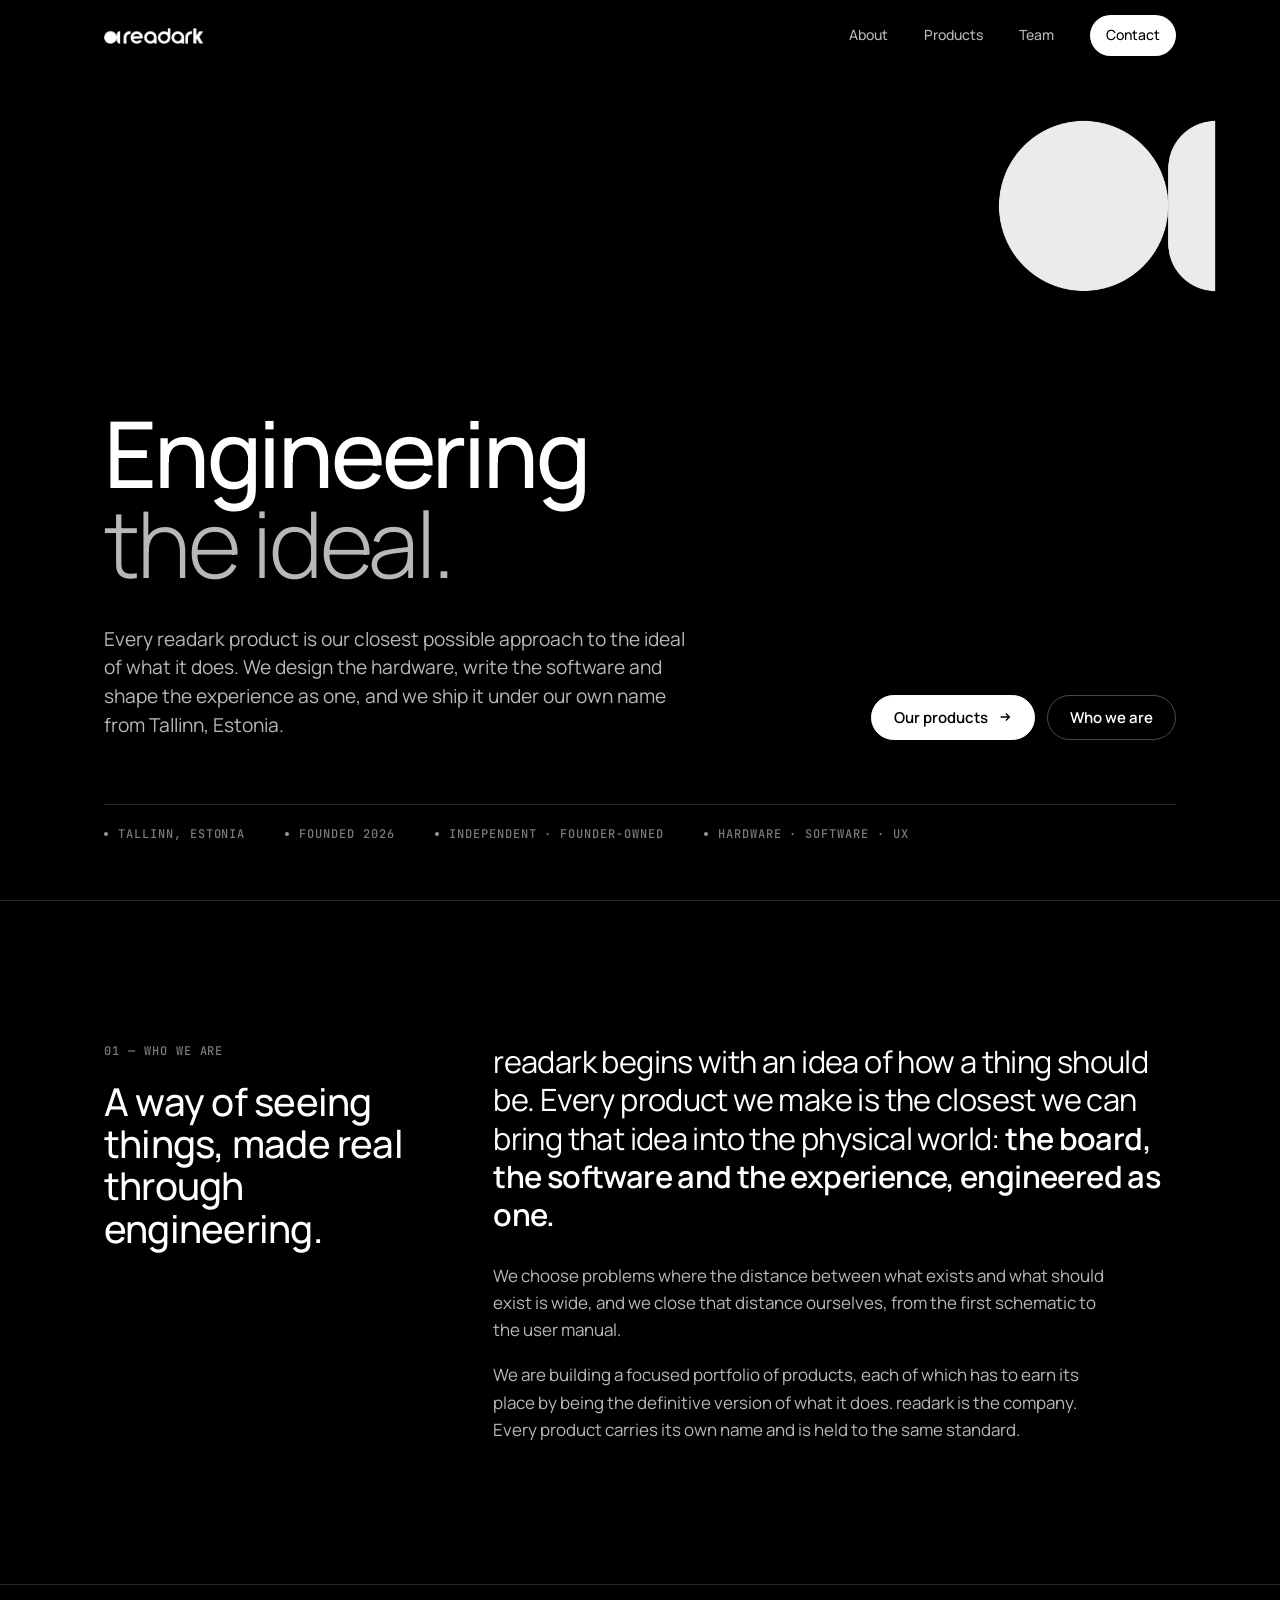
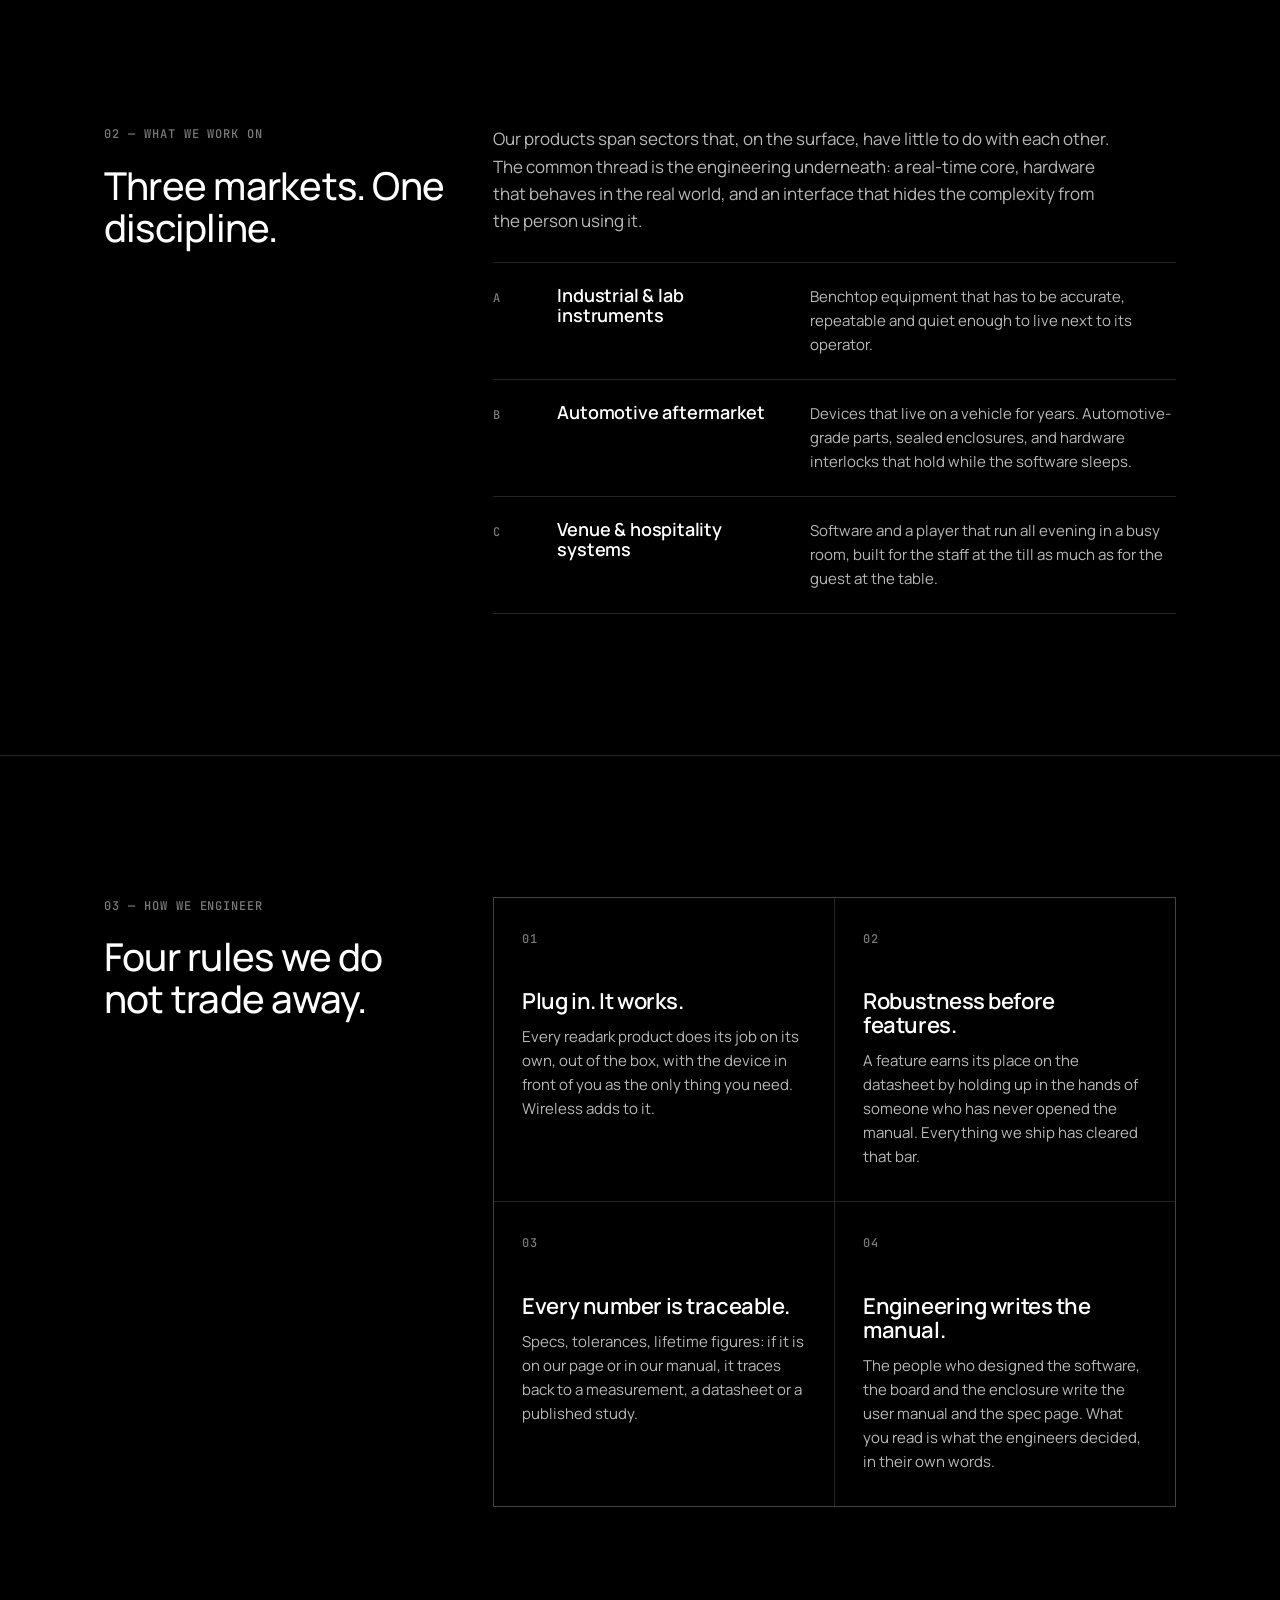
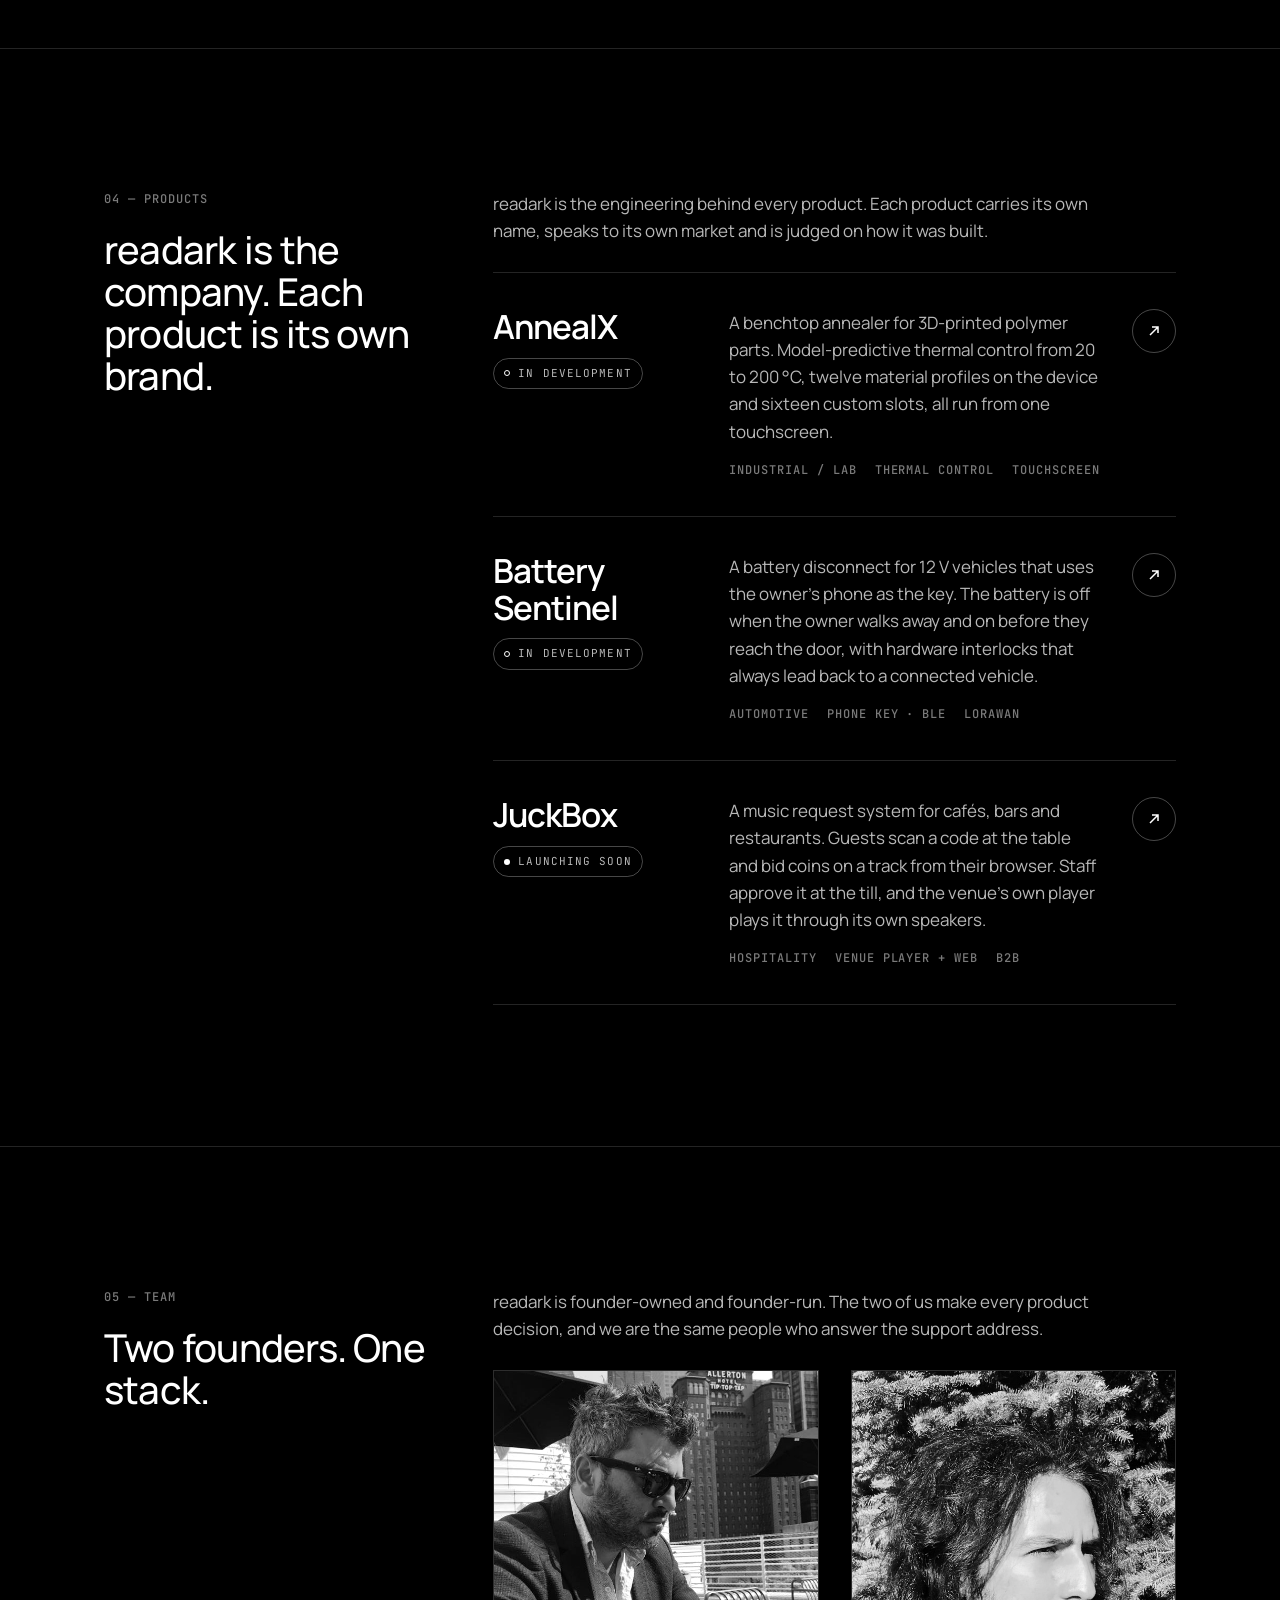
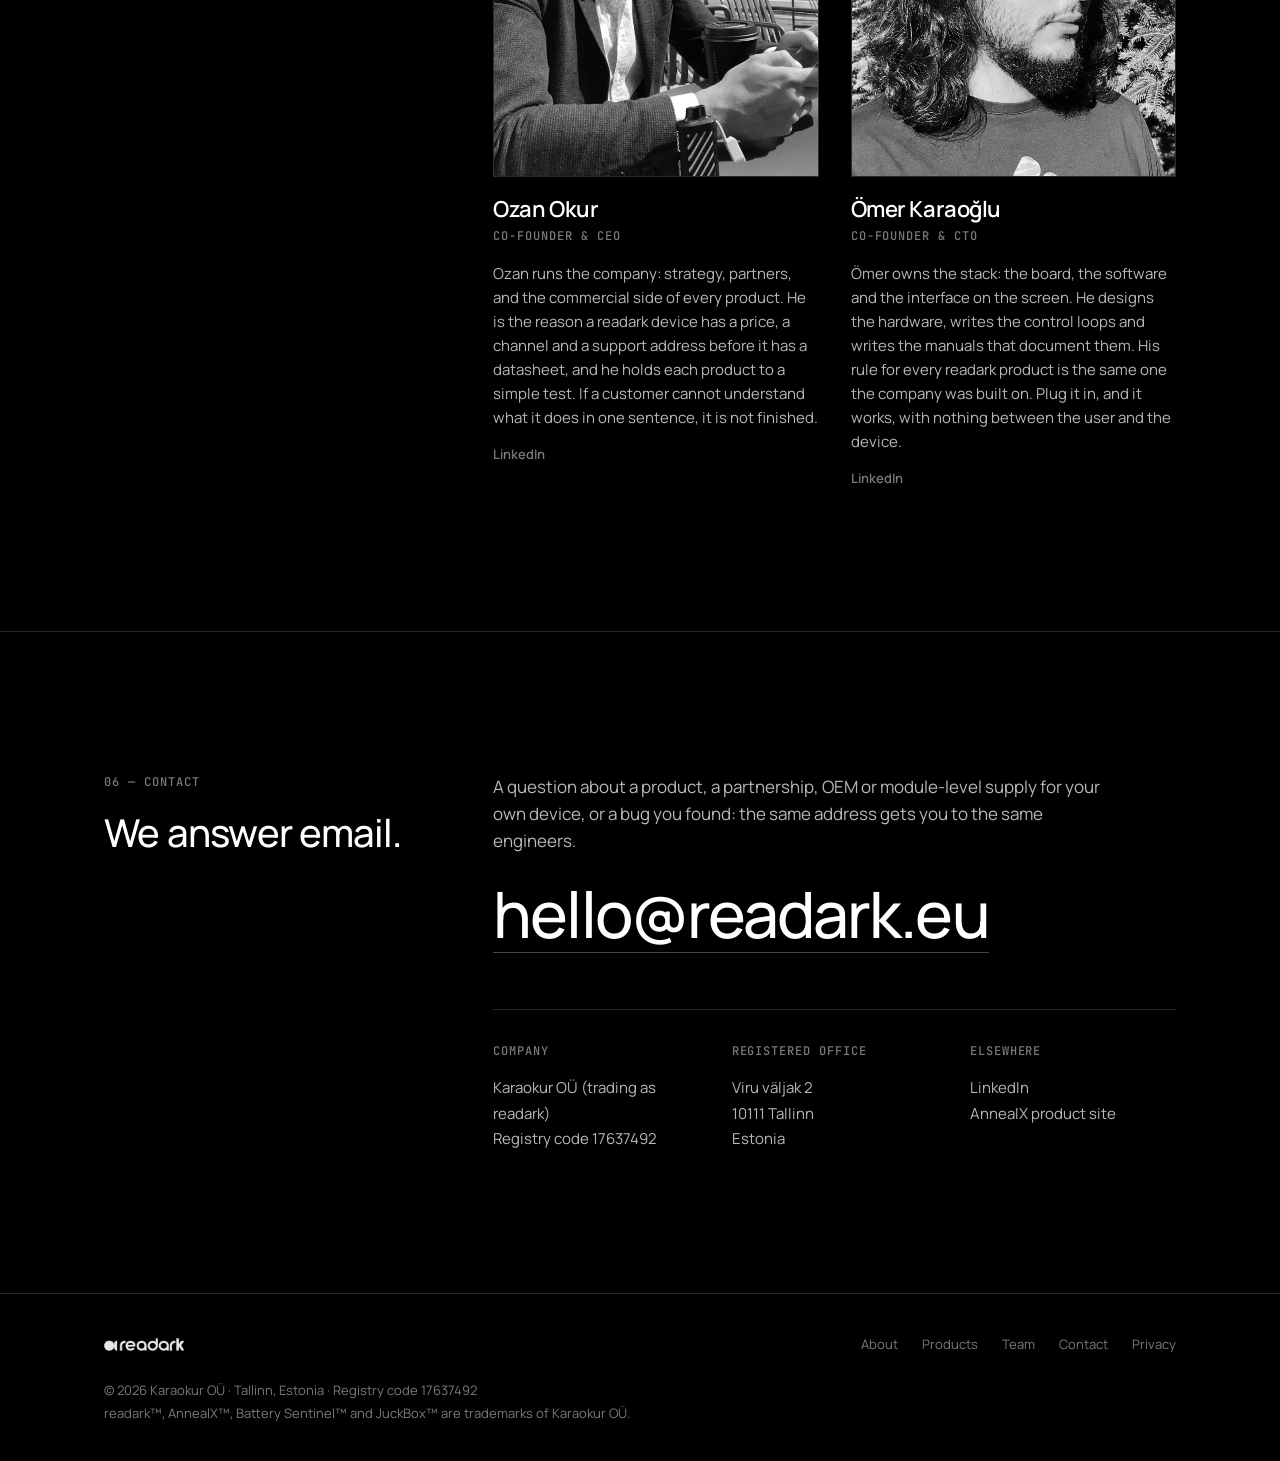
<file: index.html>
<!DOCTYPE html>
<html lang="en">
<head>
  <meta charset="utf-8">
  <meta name="viewport" content="width=device-width, initial-scale=1">
  <title>readark — Engineering the ideal</title>
  <meta name="description" content="readark is an independent engineering company in Tallinn, Estonia. Every product we make is our closest possible approach to the ideal of what it does: hardware, software and experience, engineered as one.">
  <link rel="canonical" href="https://readark.eu/">
  <link rel="icon" type="image/png" sizes="32x32" href="assets/img/favicon-32.png">
  <link rel="icon" type="image/png" sizes="16x16" href="assets/img/favicon-16.png">
  <link rel="icon" type="image/png" sizes="192x192" href="assets/img/icon-192.png">
  <link rel="apple-touch-icon" sizes="180x180" href="assets/img/apple-touch-icon.png">
  <meta name="theme-color" content="#000000">

  <!-- Open Graph / LinkedIn -->
  <meta property="og:type" content="website">
  <meta property="og:site_name" content="readark">
  <meta property="og:title" content="readark — Engineering the ideal">
  <meta property="og:description" content="Every readark product is our closest possible approach to the ideal of what it does. Hardware, software and experience, engineered as one in Tallinn, Estonia.">
  <meta property="og:url" content="https://readark.eu/">
  <meta property="og:image" content="https://readark.eu/assets/img/og.png">
  <meta property="og:image:width" content="1200">
  <meta property="og:image:height" content="630">
  <meta name="twitter:card" content="summary_large_image">

  <link rel="stylesheet" href="assets/style.css">

  <script type="application/ld+json">
  {
    "@context": "https://schema.org",
    "@type": "Organization",
    "name": "readark",
    "legalName": "Karaokur OÜ",
    "url": "https://readark.eu/",
    "logo": "https://readark.eu/assets/img/readark-white.png",
    "email": "hello@readark.eu",
    "foundingDate": "2026",
    "address": { "@type": "PostalAddress", "streetAddress": "Viru väljak 2", "addressLocality": "Tallinn", "postalCode": "10111", "addressCountry": "EE" },
    "founder": [
      { "@type": "Person", "name": "Ozan Okur", "jobTitle": "Co-founder & CEO" },
      { "@type": "Person", "name": "Ömer Karaoğlu", "jobTitle": "Co-founder & CTO" }
    ],
    "sameAs": [ "https://www.linkedin.com/company/readark" ]
  }
  </script>
</head>
<body>

<header class="nav" id="nav">
  <div class="wrap">
    <a class="brand" href="#top" aria-label="readark — home">
      <img src="assets/img/readark-white.png" alt="readark" width="1902" height="304">
    </a>
    <nav class="nav-links" id="nav-links" aria-label="Primary">
      <a href="#about">About</a>
      <a href="#products">Products</a>
      <a href="#team">Team</a>
      <a class="cta" href="#contact">Contact</a>
    </nav>
    <button class="nav-toggle" id="nav-toggle" aria-label="Menu" aria-expanded="false" aria-controls="nav-links">
      <span></span><span></span>
    </button>
  </div>
</header>

<main id="top">

  <!-- ================= HERO ================= -->
  <section class="hero">
    <div class="hero-mark" aria-hidden="true"><img src="assets/img/mark-white.png" alt="" width="1530" height="1202"></div>
    <div class="wrap">
      <h1>Engineering<br><span class="thin">the ideal.</span></h1>
      <div class="hero-sub">
        <p>Every readark product is our closest possible approach to the ideal of what it does. We design the hardware, write the software and shape the experience as one, and we ship it under our own name from Tallinn, Estonia.</p>
        <div class="hero-actions">
          <a class="btn btn-solid" href="#products">Our products
            <svg viewBox="0 0 16 16" fill="none" stroke="currentColor" stroke-width="1.6"><path d="M3 8h10M9 4l4 4-4 4"/></svg>
          </a>
          <a class="btn btn-ghost" href="#about">Who we are</a>
        </div>
      </div>
      <div class="hero-facts mono">
        <span><i></i>Tallinn, Estonia</span>
        <span><i></i>Founded 2026</span>
        <span><i></i>Independent · founder-owned</span>
        <span><i></i>Hardware · Software · UX</span>
      </div>
    </div>
  </section>

  <!-- ================= ABOUT ================= -->
  <section class="section" id="about">
    <div class="wrap section-grid">
      <div class="section-head">
        <span class="mono">01 — Who we are</span>
        <h2>A way of seeing things, made real through engineering.</h2>
      </div>
      <div class="section-body">
        <p class="lede reveal">readark begins with an idea of how a thing should be. Every product we make is the closest we can bring that idea into the physical world: <strong>the board, the software and the experience, engineered as one.</strong></p>
        <p class="body reveal">We choose problems where the distance between what exists and what should exist is wide, and we close that distance ourselves, from the first schematic to the user manual.</p>
        <p class="body reveal">We are building a focused portfolio of products, each of which has to earn its place by being the definitive version of what it does. readark is the company. Every product carries its own name and is held to the same standard.</p>
      </div>
    </div>
  </section>

  <!-- ================= WHAT WE WORK ON ================= -->
  <section class="section" id="work">
    <div class="wrap section-grid">
      <div class="section-head">
        <span class="mono">02 — What we work on</span>
        <h2>Three markets. One discipline.</h2>
      </div>
      <div class="section-body">
        <p class="body reveal">Our products span sectors that, on the surface, have little to do with each other. The common thread is the engineering underneath: a real-time core, hardware that behaves in the real world, and an interface that hides the complexity from the person using it.</p>
        <ul class="domains reveal">
          <li><span class="mono">A</span><h4>Industrial &amp; lab instruments</h4><p>Benchtop equipment that has to be accurate, repeatable and quiet enough to live next to its operator.</p></li>
          <li><span class="mono">B</span><h4>Automotive aftermarket</h4><p>Devices that live on a vehicle for years. Automotive-grade parts, sealed enclosures, and hardware interlocks that hold while the software sleeps.</p></li>
          <li><span class="mono">C</span><h4>Venue &amp; hospitality systems</h4><p>Software and a player that run all evening in a busy room, built for the staff at the till as much as for the guest at the table.</p></li>
        </ul>
      </div>
    </div>
  </section>

  <!-- ================= PRINCIPLES ================= -->
  <section class="section" id="principles">
    <div class="wrap section-grid">
      <div class="section-head">
        <span class="mono">03 — How we engineer</span>
        <h2>Four rules we do not trade away.</h2>
      </div>
      <div class="section-body">
        <ul class="principles reveal">
          <li>
            <span class="mono">01</span>
            <h4>Plug in. It works.</h4>
            <p>Every readark product does its job on its own, out of the box, with the device in front of you as the only thing you need. Wireless adds to it.</p>
          </li>
          <li>
            <span class="mono">02</span>
            <h4>Robustness before features.</h4>
            <p>A feature earns its place on the datasheet by holding up in the hands of someone who has never opened the manual. Everything we ship has cleared that bar.</p>
          </li>
          <li>
            <span class="mono">03</span>
            <h4>Every number is traceable.</h4>
            <p>Specs, tolerances, lifetime figures: if it is on our page or in our manual, it traces back to a measurement, a datasheet or a published study.</p>
          </li>
          <li>
            <span class="mono">04</span>
            <h4>Engineering writes the manual.</h4>
            <p>The people who designed the software, the board and the enclosure write the user manual and the spec page. What you read is what the engineers decided, in their own words.</p>
          </li>
        </ul>
      </div>
    </div>
  </section>

  <!-- ================= PRODUCTS ================= -->
  <section class="section" id="products">
    <div class="wrap section-grid">
      <div class="section-head">
        <span class="mono">04 — Products</span>
        <h2>readark is the company. Each product is its own brand.</h2>
      </div>
      <div class="section-body">
        <p class="body reveal">readark is the engineering behind every product. Each product carries its own name, speaks to its own market and is judged on how it was built.</p>
        <div class="products reveal">

          <a class="product" href="products/annealx.html">
            <div>
              <h3>AnnealX</h3>
              <span class="status dev"><i></i>In development</span>
            </div>
            <div>
              <p>A benchtop annealer for 3D-printed polymer parts. Model-predictive thermal control from 20 to 200 °C, twelve material profiles on the device and sixteen custom slots, all run from one touchscreen.</p>
              <div class="tags mono"><span>Industrial / lab</span><span>Thermal control</span><span>Touchscreen</span></div>
            </div>
            <span class="arrow" aria-hidden="true"><svg viewBox="0 0 16 16" fill="none" stroke="currentColor" stroke-width="1.5"><path d="M4 12L12 4M6 4h6v6"/></svg></span>
          </a>

          <a class="product" href="products/battery-sentinel.html">
            <div>
              <h3>Battery Sentinel</h3>
              <span class="status dev"><i></i>In development</span>
            </div>
            <div>
              <p>A battery disconnect for 12 V vehicles that uses the owner's phone as the key. The battery is off when the owner walks away and on before they reach the door, with hardware interlocks that always lead back to a connected vehicle.</p>
              <div class="tags mono"><span>Automotive</span><span>Phone key · BLE</span><span>LoRaWAN</span></div>
            </div>
            <span class="arrow" aria-hidden="true"><svg viewBox="0 0 16 16" fill="none" stroke="currentColor" stroke-width="1.5"><path d="M4 12L12 4M6 4h6v6"/></svg></span>
          </a>

          <a class="product" href="products/juckbox.html">
            <div>
              <h3>JuckBox</h3>
              <span class="status"><i></i>Launching soon</span>
            </div>
            <div>
              <p>A music request system for cafés, bars and restaurants. Guests scan a code at the table and bid coins on a track from their browser. Staff approve it at the till, and the venue's own player plays it through its own speakers.</p>
              <div class="tags mono"><span>Hospitality</span><span>Venue player + web</span><span>B2B</span></div>
            </div>
            <span class="arrow" aria-hidden="true"><svg viewBox="0 0 16 16" fill="none" stroke="currentColor" stroke-width="1.5"><path d="M4 12L12 4M6 4h6v6"/></svg></span>
          </a>

        </div>
      </div>
    </div>
  </section>

  <!-- ================= TEAM ================= -->
  <section class="section" id="team">
    <div class="wrap section-grid">
      <div class="section-head">
        <span class="mono">05 — Team</span>
        <h2>Two founders. One stack.</h2>
      </div>
      <div class="section-body">
        <p class="body reveal">readark is founder-owned and founder-run. The two of us make every product decision, and we are the same people who answer the support address.</p>
        <div class="team reveal">

          <article class="person">
            <figure>
              <div class="portrait">
                <img src="assets/img/ozan-okur.jpg" alt="Ozan Okur" width="769" height="769" loading="lazy" decoding="async">
              </div>
              <figcaption>
                <h3>Ozan Okur</h3>
                <span class="role mono">Co-founder &amp; CEO</span>
                <p class="bio">Ozan runs the company: strategy, partners, and the commercial side of every product. He is the reason a readark device has a price, a channel and a support address before it has a datasheet, and he holds each product to a simple test. If a customer cannot understand what it does in one sentence, it is not finished.</p>
                <div class="links">
                  <a href="https://www.linkedin.com/in/ozan-okur-6827383a/" rel="me noopener" target="_blank">LinkedIn</a>
                </div>
              </figcaption>
            </figure>
          </article>

          <article class="person">
            <figure>
              <div class="portrait">
                <img src="assets/img/omer-karaoglu.jpg" alt="Ömer Karaoğlu" width="800" height="800" loading="lazy" decoding="async">
              </div>
              <figcaption>
                <h3>Ömer Karaoğlu</h3>
                <span class="role mono">Co-founder &amp; CTO</span>
                <p class="bio">Ömer owns the stack: the board, the software and the interface on the screen. He designs the hardware, writes the control loops and writes the manuals that document them. His rule for every readark product is the same one the company was built on. Plug it in, and it works, with nothing between the user and the device.</p>
                <div class="links">
                  <a href="https://www.linkedin.com/in/omer-karaoglu/" rel="me noopener" target="_blank">LinkedIn</a>
                </div>
              </figcaption>
            </figure>
          </article>

        </div>
      </div>
    </div>
  </section>

  <!-- ================= CONTACT ================= -->
  <section class="section" id="contact">
    <div class="wrap section-grid">
      <div class="section-head">
        <span class="mono">06 — Contact</span>
        <h2>We answer email.</h2>
      </div>
      <div class="section-body">
        <p class="body reveal">A question about a product, a partnership, OEM or module-level supply for your own device, or a bug you found: the same address gets you to the same engineers.</p>
        <a class="contact-mail reveal" href="mailto:hello@readark.eu">hello@readark.eu</a>

        <div class="contact-grid reveal">
          <div>
            <span class="mono">Company</span>
            <address>
              Karaokur OÜ (trading as readark)<br>
              Registry code 17637492
            </address>
          </div>
          <div>
            <span class="mono">Registered office</span>
            <address>
              Viru väljak 2<br>
              10111 Tallinn<br>
              Estonia
            </address>
          </div>
          <div>
            <span class="mono">Elsewhere</span>
            <p>
              <a href="https://www.linkedin.com/company/readark" target="_blank" rel="noopener">LinkedIn</a><br>
              <a href="https://annealx.readark.eu" target="_blank" rel="noopener">AnnealX product site</a>
            </p>
          </div>
        </div>
      </div>
    </div>
  </section>

</main>

<footer class="footer">
  <div class="wrap">
    <div class="row">
      <img src="assets/img/readark-white.png" alt="readark" width="1902" height="304">
      <nav aria-label="Footer">
        <a href="#about">About</a>
        <a href="#products">Products</a>
        <a href="#team">Team</a>
        <a href="#contact">Contact</a>
        <a href="privacy.html">Privacy</a>
      </nav>
    </div>
    <p class="legal">
      © <span id="year">2026</span> Karaokur OÜ · Tallinn, Estonia · Registry code 17637492<br>
      readark™, AnnealX™, Battery Sentinel™ and JuckBox™ are trademarks of Karaokur OÜ.
    </p>
  </div>
</footer>

<script src="assets/site.js" defer></script>
</body>
</html>
</file>
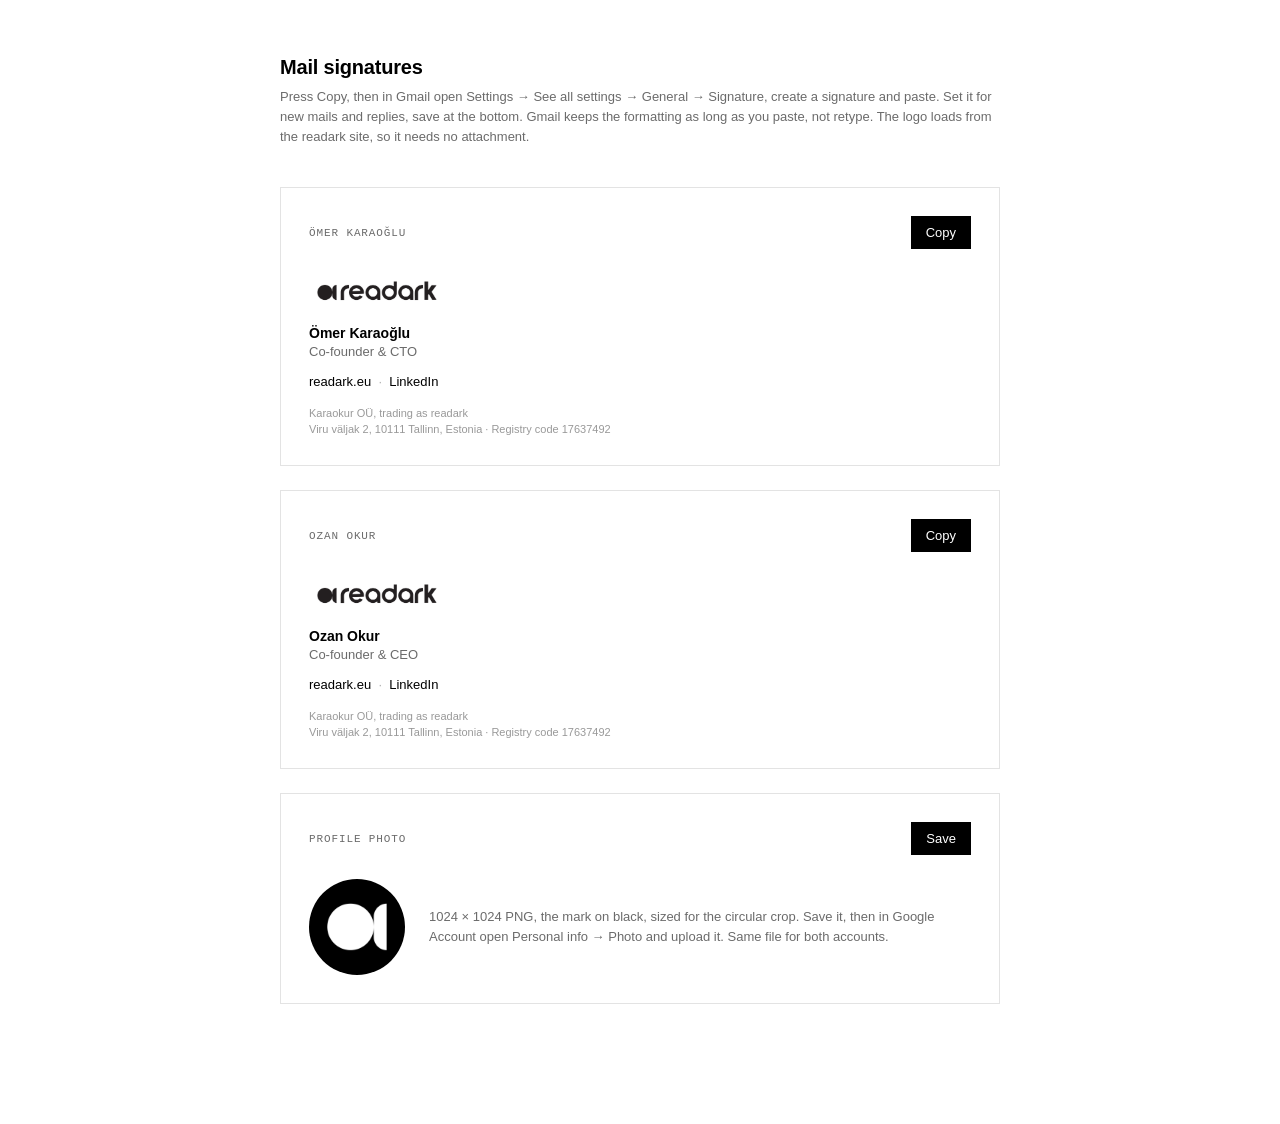
<file: signature/index.html>
<!doctype html>
<html lang="en">
<head>
  <meta charset="utf-8">
  <meta name="viewport" content="width=device-width, initial-scale=1">
  <meta name="robots" content="noindex, nofollow">
  <title>readark · Mail signatures</title>
  <link rel="icon" href="../assets/img/favicon-32.png" type="image/png">
  <style>
    html { background: #fff; }
    body { margin: 0; font-family: "Helvetica Neue", Helvetica, Arial, sans-serif; color: #000; }
    .wrap { max-width: 720px; margin: 0 auto; padding: 56px 24px 96px; }
    h1 { font-size: 20px; font-weight: 600; letter-spacing: -0.01em; margin: 0 0 8px; }
    .hint { font-size: 13px; line-height: 20px; color: #6b6b6b; margin: 0 0 40px; }
    .hint ol { margin: 10px 0 0; padding-left: 18px; }
    .card { border: 1px solid #e3e3e3; padding: 28px; margin: 0 0 24px; }
    .card-head { display: flex; align-items: center; justify-content: space-between; gap: 16px; margin: 0 0 24px; }
    .card-head span { font-family: "JetBrains Mono", ui-monospace, Menlo, monospace; font-size: 11px; letter-spacing: 0.08em; text-transform: uppercase; color: #6b6b6b; }
    button { font: inherit; font-size: 13px; background: #000; color: #fff; border: 1px solid #000; padding: 8px 14px; cursor: pointer; }
    button:hover { background: #fff; color: #000; }
    button.ok { background: #fff; color: #000; }
    .sig { background: #fff; }
    .photo { display: flex; align-items: center; gap: 24px; }
    .photo img { width: 96px; height: 96px; border-radius: 50%; display: block; }
    .photo p { margin: 0; font-size: 13px; line-height: 20px; color: #6b6b6b; }
    a.btn { display: inline-block; font-size: 13px; background: #000; color: #fff; border: 1px solid #000; padding: 8px 14px; text-decoration: none; }
    a.btn:hover { background: #fff; color: #000; }
  </style>
</head>
<body>
  <div class="wrap">
    <h1>Mail signatures</h1>
    <p class="hint">
      Press Copy, then in Gmail open Settings → See all settings → General → Signature, create a signature and paste. Set it for new mails and replies, save at the bottom.
      Gmail keeps the formatting as long as you paste, not retype. The logo loads from the readark site, so it needs no attachment.
    </p>

    <div class="card" id="card-omer">
      <div class="card-head"><span>Ömer Karaoğlu</span><button type="button" data-copy="sig-omer">Copy</button></div>
      <div class="sig" id="sig-omer">
<!--SIG-->
<table cellpadding="0" cellspacing="0" border="0" role="presentation" style="border-collapse:collapse;font-family:'Helvetica Neue',Helvetica,Arial,sans-serif;font-size:13px;line-height:18px;color:#000000;">
  <tr><td style="padding:0 0 14px 0;"><a href="https://readark.eu" target="_blank" style="text-decoration:none;border:0;"><img src="https://readarkou.github.io/readark-website/assets/img/mail-logo-tile.png" width="136" height="36" alt="readark" style="display:block;border:0;outline:none;width:136px;height:36px;"></a></td></tr>
  <tr><td style="padding:0;font-size:14px;line-height:20px;color:#000000;font-weight:bold;">Ömer Karaoğlu</td></tr>
  <tr><td style="padding:0 0 12px 0;font-size:13px;line-height:18px;color:#6b6b6b;">Co-founder &amp; CTO</td></tr>
  <tr><td style="padding:0;font-size:13px;line-height:18px;color:#000000;"><a href="https://readark.eu" target="_blank" style="color:#000000;text-decoration:none;">readark.eu</a><span style="color:#b3b3b3;">&nbsp;&nbsp;&middot;&nbsp;&nbsp;</span><a href="https://www.linkedin.com/in/omer-karaoglu/" target="_blank" style="color:#000000;text-decoration:none;">LinkedIn</a></td></tr>
  <tr><td style="padding:14px 0 0 0;font-size:11px;line-height:16px;color:#999999;">Karaokur OÜ, trading as readark<br>Viru väljak 2, 10111 Tallinn, Estonia &middot; Registry code 17637492</td></tr>
</table>
<!--/SIG-->
      </div>
    </div>

    <div class="card" id="card-ozan">
      <div class="card-head"><span>Ozan Okur</span><button type="button" data-copy="sig-ozan">Copy</button></div>
      <div class="sig" id="sig-ozan">
<!--SIG-->
<table cellpadding="0" cellspacing="0" border="0" role="presentation" style="border-collapse:collapse;font-family:'Helvetica Neue',Helvetica,Arial,sans-serif;font-size:13px;line-height:18px;color:#000000;">
  <tr><td style="padding:0 0 14px 0;"><a href="https://readark.eu" target="_blank" style="text-decoration:none;border:0;"><img src="https://readarkou.github.io/readark-website/assets/img/mail-logo-tile.png" width="136" height="36" alt="readark" style="display:block;border:0;outline:none;width:136px;height:36px;"></a></td></tr>
  <tr><td style="padding:0;font-size:14px;line-height:20px;color:#000000;font-weight:bold;">Ozan Okur</td></tr>
  <tr><td style="padding:0 0 12px 0;font-size:13px;line-height:18px;color:#6b6b6b;">Co-founder &amp; CEO</td></tr>
  <tr><td style="padding:0;font-size:13px;line-height:18px;color:#000000;"><a href="https://readark.eu" target="_blank" style="color:#000000;text-decoration:none;">readark.eu</a><span style="color:#b3b3b3;">&nbsp;&nbsp;&middot;&nbsp;&nbsp;</span><a href="https://www.linkedin.com/in/ozan-okur-6827383a/" target="_blank" style="color:#000000;text-decoration:none;">LinkedIn</a></td></tr>
  <tr><td style="padding:14px 0 0 0;font-size:11px;line-height:16px;color:#999999;">Karaokur OÜ, trading as readark<br>Viru väljak 2, 10111 Tallinn, Estonia &middot; Registry code 17637492</td></tr>
</table>
<!--/SIG-->
      </div>
    </div>
    <div class="card" id="card-photo">
      <div class="card-head"><span>Profile photo</span><a class="btn" href="../assets/img/profile-1024.png" download="readark-profile-1024.png">Save</a></div>
      <div class="photo">
        <img src="../assets/img/profile-1024.png" alt="readark mark on black" width="96" height="96">
        <p>1024 × 1024 PNG, the mark on black, sized for the circular crop. Save it, then in Google Account open Personal info → Photo and upload it. Same file for both accounts.</p>
      </div>
    </div>
  </div>

  <script>
    document.querySelectorAll("button[data-copy]").forEach(function (btn) {
      btn.addEventListener("click", async function () {
        var node = document.getElementById(btn.dataset.copy);
        var html = node.innerHTML.trim();
        var text = node.innerText.trim();
        var done = false;
        try {
          if (navigator.clipboard && window.ClipboardItem) {
            await navigator.clipboard.write([new ClipboardItem({
              "text/html": new Blob([html], { type: "text/html" }),
              "text/plain": new Blob([text], { type: "text/plain" })
            })]);
            done = true;
          }
        } catch (e) {}
        if (!done) {
          var range = document.createRange();
          range.selectNodeContents(node);
          var sel = window.getSelection();
          sel.removeAllRanges();
          sel.addRange(range);
          try { done = document.execCommand("copy"); } catch (e) {}
          sel.removeAllRanges();
        }
        btn.textContent = done ? "Copied" : "Select the signature and press ⌘C";
        btn.classList.toggle("ok", done);
        setTimeout(function () { btn.textContent = "Copy"; btn.classList.remove("ok"); }, 2200);
      });
    });
  </script>
</body>
</html>
</file>
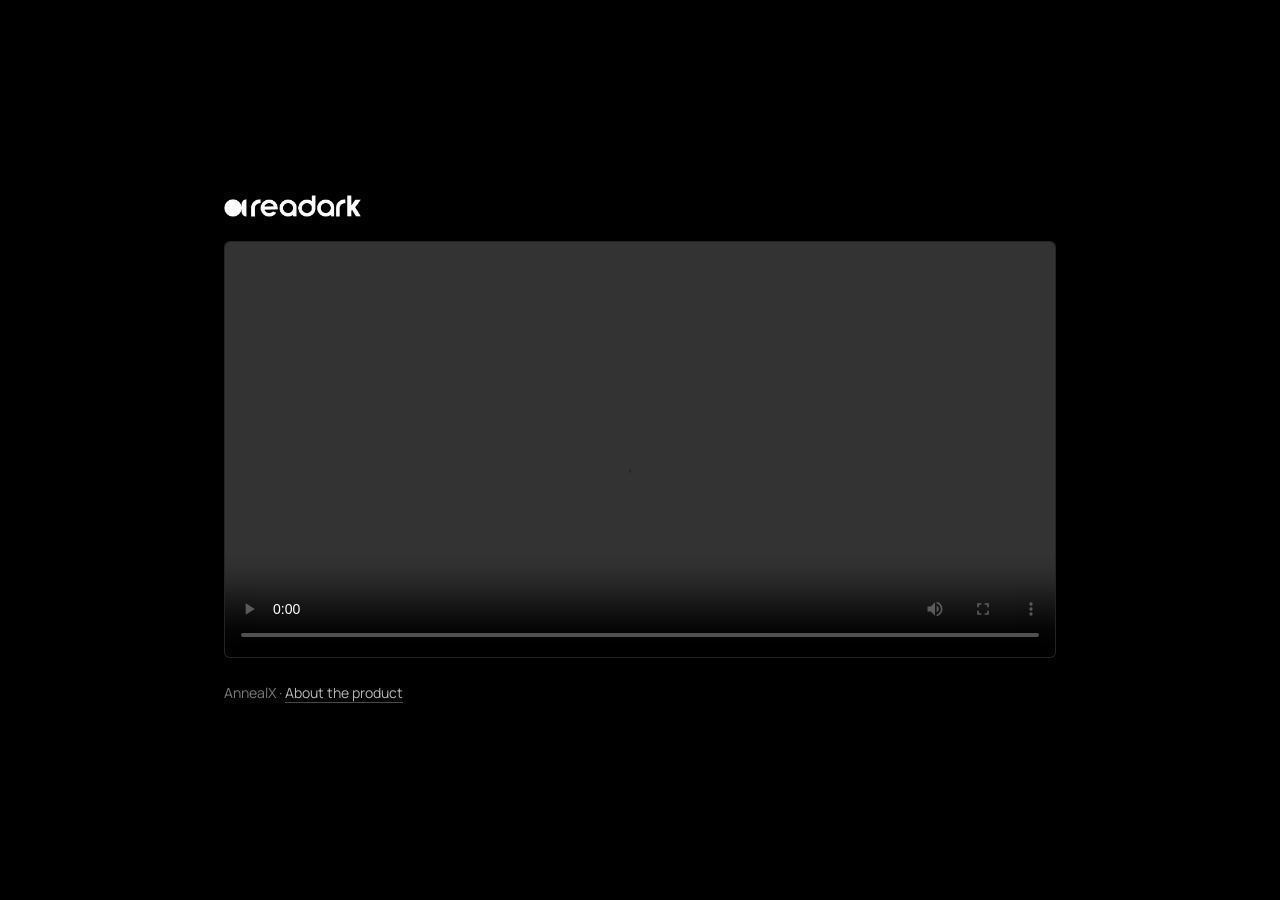
<file: annealx/7j7aux/index.html>
<!DOCTYPE html>
<html lang="en">
<head>
  <meta charset="utf-8">
  <meta name="viewport" content="width=device-width, initial-scale=1">
  <title>AnnealX · readark</title>
  <meta name="robots" content="noindex, nofollow, noarchive">
  <meta name="referrer" content="no-referrer">
  <link rel="icon" type="image/png" sizes="32x32" href="../../assets/img/favicon-32.png">
  <link rel="icon" type="image/png" sizes="16x16" href="../../assets/img/favicon-16.png">
  <link rel="icon" type="image/png" sizes="192x192" href="../../assets/img/icon-192.png">
  <link rel="apple-touch-icon" sizes="180x180" href="../../assets/img/apple-touch-icon.png">
  <meta name="theme-color" content="#000000">
  <link rel="stylesheet" href="../../assets/style.css">
  <style>
    .player { min-height: 100svh; max-width: 960px; margin: 0 auto; padding: 32px var(--gutter); box-sizing: border-box;
              display: flex; flex-direction: column; justify-content: center; gap: 24px; }
    .player .mark img { height: 22px; width: auto; display: block; }
    .player video { width: 100%; height: auto; display: block; background: #000; border: 1px solid var(--line); border-radius: 6px; }
    .player p { margin: 0; color: var(--fg-3); font-size: 14px; }
    .player p a { color: var(--fg-2); text-decoration: none; border-bottom: 1px solid var(--line-2); }
  </style>
</head>
<body>
<main class="player">
  <a class="mark" href="../../products/annealx.html" aria-label="AnnealX — readark">
    <img src="../../assets/img/readark-white.png" alt="readark" width="1902" height="304">
  </a>
  <video controls playsinline preload="metadata" src="video.mp4"></video>
  <p>AnnealX · <a href="../../products/annealx.html">About the product</a></p>
</main>
</body>
</html>
</file>
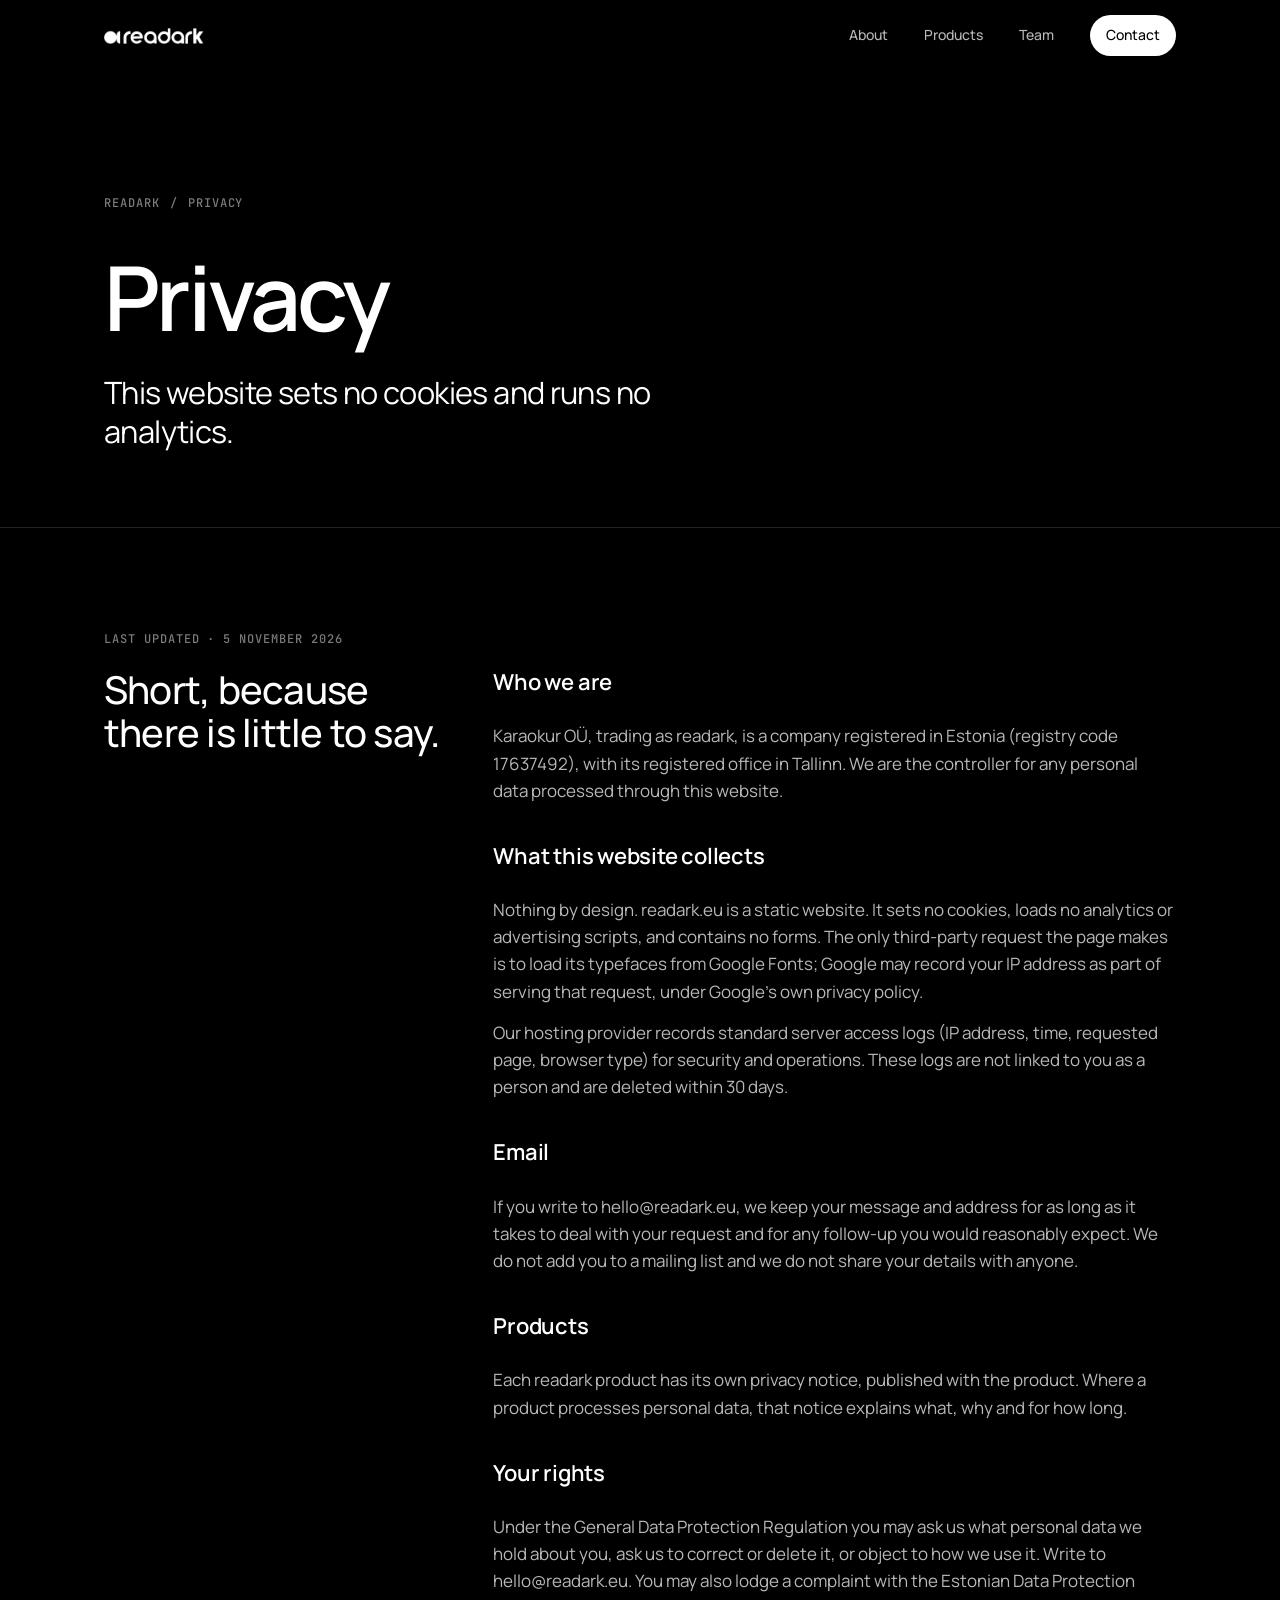
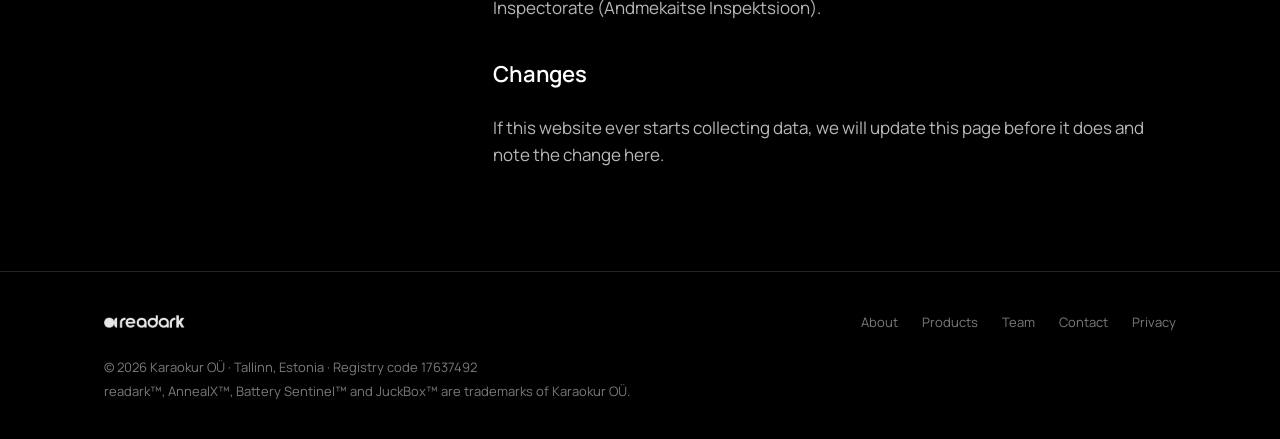
<file: privacy.html>
<!DOCTYPE html>
<html lang="en">
<head>
  <meta charset="utf-8">
  <meta name="viewport" content="width=device-width, initial-scale=1">
  <title>Privacy · readark</title>
  <meta name="description" content="Privacy notice for readark.eu. This website sets no cookies and runs no analytics.">
  <link rel="canonical" href="https://readark.eu/privacy.html">
  <link rel="icon" type="image/png" sizes="32x32" href="assets/img/favicon-32.png">
  <link rel="icon" type="image/png" sizes="16x16" href="assets/img/favicon-16.png">
  <link rel="icon" type="image/png" sizes="192x192" href="assets/img/icon-192.png">
  <link rel="apple-touch-icon" sizes="180x180" href="assets/img/apple-touch-icon.png">
  <meta name="theme-color" content="#000000">
  <meta name="robots" content="noindex">
  <link rel="stylesheet" href="assets/style.css">
</head>
<body>

<header class="nav" id="nav">
  <div class="wrap">
    <a class="brand" href="index.html" aria-label="readark — home">
      <img src="assets/img/readark-white.png" alt="readark" width="1902" height="304">
    </a>
    <nav class="nav-links" id="nav-links" aria-label="Primary">
      <a href="index.html#about">About</a>
      <a href="index.html#products">Products</a>
      <a href="index.html#team">Team</a>
      <a class="cta" href="index.html#contact">Contact</a>
    </nav>
    <button class="nav-toggle" id="nav-toggle" aria-label="Menu" aria-expanded="false" aria-controls="nav-links">
      <span></span><span></span>
    </button>
  </div>
</header>

<main>
  <section class="page-hero">
    <div class="wrap">
      <div class="crumb mono"><a href="index.html">readark</a><span>/</span><span>Privacy</span></div>
      <h1>Privacy</h1>
      <p class="lede">This website sets no cookies and runs no analytics.</p>
    </div>
  </section>

  <section class="detail">
    <div class="wrap section-grid">
      <div class="section-head">
        <span class="mono">Last updated · 5 November 2026</span>
        <h2>Short, because there is little to say.</h2>
      </div>
      <div class="section-body prose">
        <h2>Who we are</h2>
        <p>Karaokur OÜ, trading as readark, is a company registered in Estonia (registry code 17637492), with its registered office in Tallinn. We are the controller for any personal data processed through this website.</p>

        <h2>What this website collects</h2>
        <p>Nothing by design. readark.eu is a static website. It sets no cookies, loads no analytics or advertising scripts, and contains no forms. The only third-party request the page makes is to load its typefaces from Google Fonts; Google may record your IP address as part of serving that request, under Google's own privacy policy.</p>
        <p>Our hosting provider records standard server access logs (IP address, time, requested page, browser type) for security and operations. These logs are not linked to you as a person and are deleted within 30 days.</p>

        <h2>Email</h2>
        <p>If you write to <a href="mailto:hello@readark.eu">hello@readark.eu</a>, we keep your message and address for as long as it takes to deal with your request and for any follow-up you would reasonably expect. We do not add you to a mailing list and we do not share your details with anyone.</p>

        <h2>Products</h2>
        <p>Each readark product has its own privacy notice, published with the product. Where a product processes personal data, that notice explains what, why and for how long.</p>

        <h2>Your rights</h2>
        <p>Under the General Data Protection Regulation you may ask us what personal data we hold about you, ask us to correct or delete it, or object to how we use it. Write to <a href="mailto:hello@readark.eu">hello@readark.eu</a>. You may also lodge a complaint with the Estonian Data Protection Inspectorate (Andmekaitse Inspektsioon).</p>

        <h2>Changes</h2>
        <p>If this website ever starts collecting data, we will update this page before it does and note the change here.</p>
      </div>
    </div>
  </section>
</main>

<footer class="footer">
  <div class="wrap">
    <div class="row">
      <img src="assets/img/readark-white.png" alt="readark" width="1902" height="304">
      <nav aria-label="Footer">
        <a href="index.html#about">About</a>
        <a href="index.html#products">Products</a>
        <a href="index.html#team">Team</a>
        <a href="index.html#contact">Contact</a>
        <a href="privacy.html" aria-current="page">Privacy</a>
      </nav>
    </div>
    <p class="legal">
      © <span id="year">2026</span> Karaokur OÜ · Tallinn, Estonia · Registry code 17637492<br>
      readark™, AnnealX™, Battery Sentinel™ and JuckBox™ are trademarks of Karaokur OÜ.
    </p>
  </div>
</footer>

<script src="assets/site.js" defer></script>
</body>
</html>
</file>
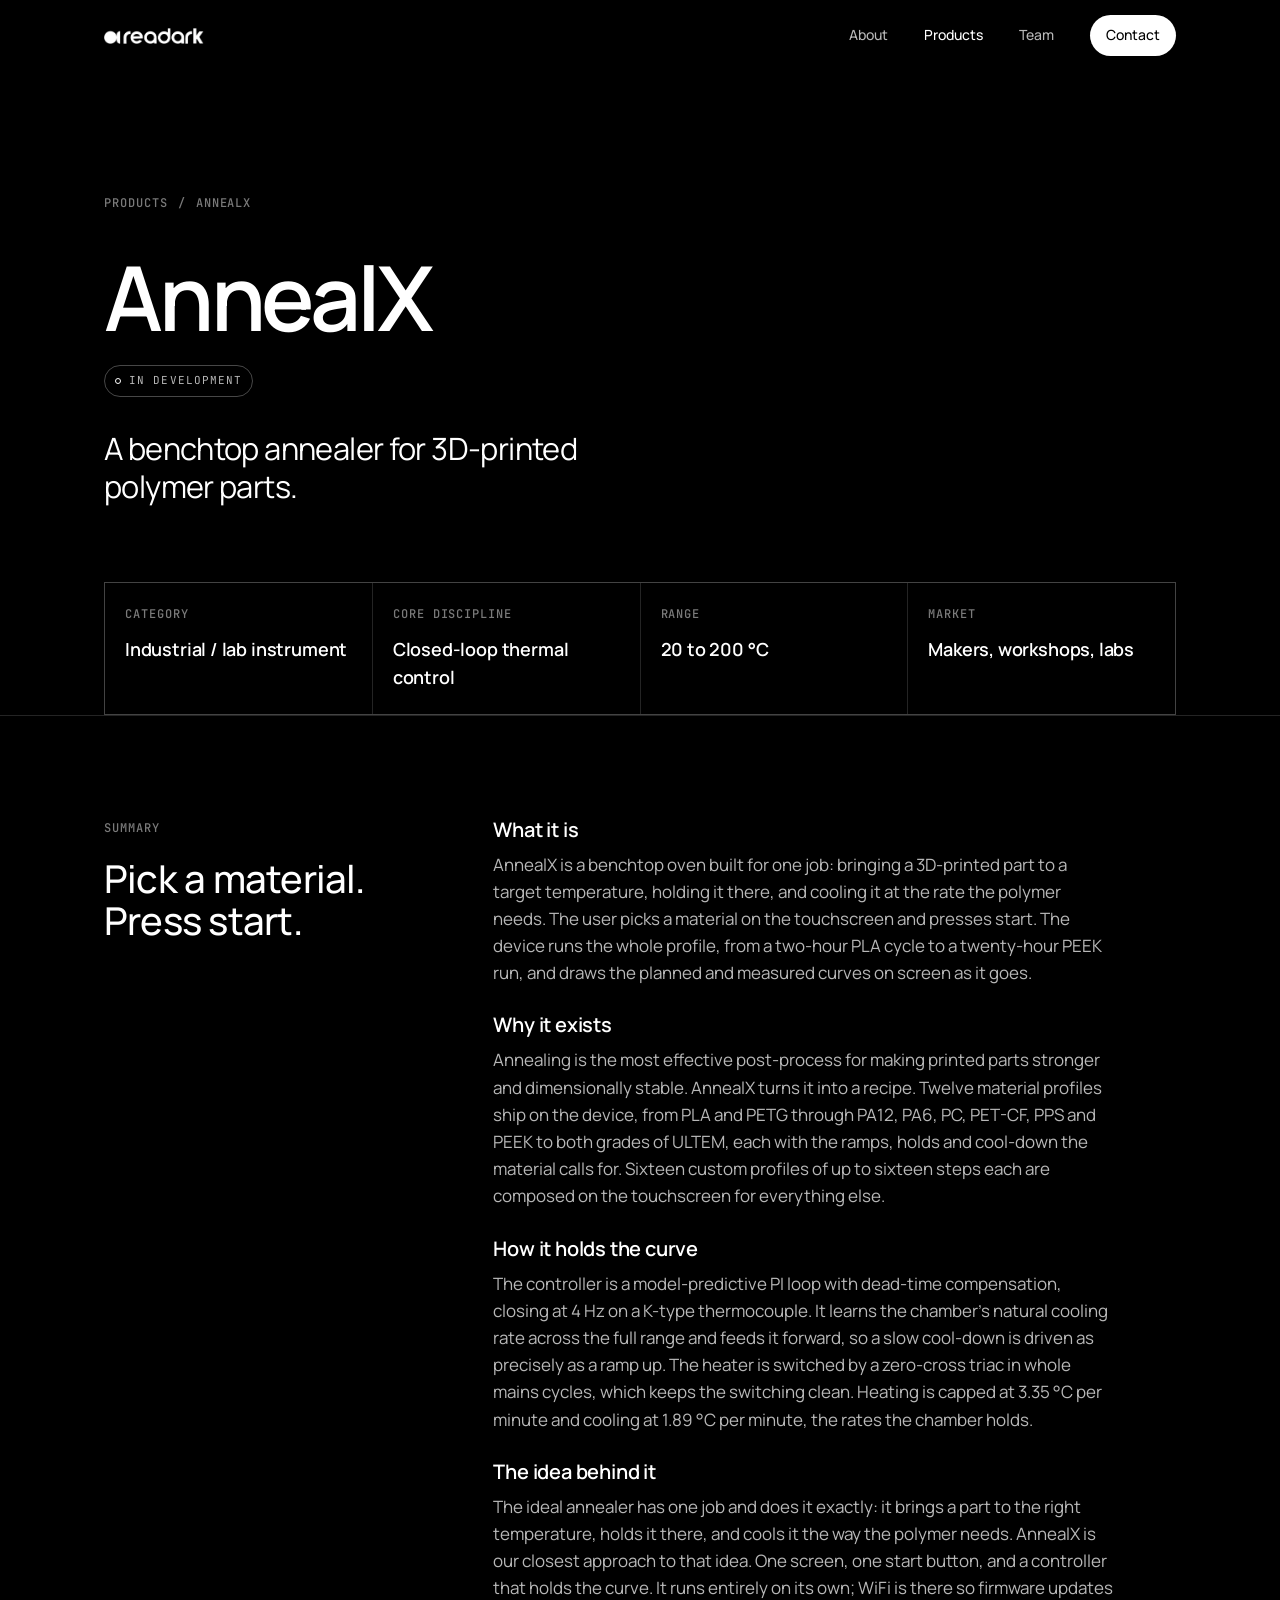
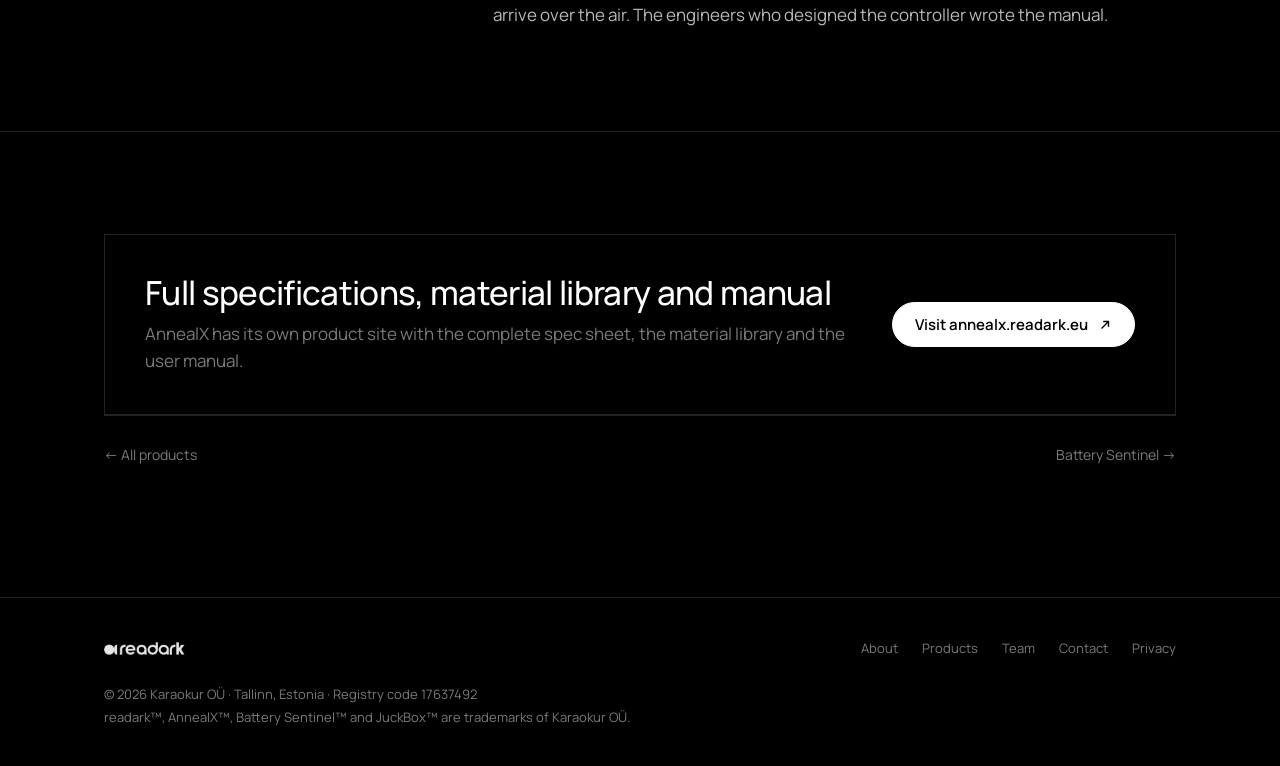
<file: products/annealx.html>
<!DOCTYPE html>
<html lang="en">
<head>
  <meta charset="utf-8">
  <meta name="viewport" content="width=device-width, initial-scale=1">
  <title>AnnealX · readark</title>
  <meta name="description" content="AnnealX is a benchtop annealer for 3D-printed polymer parts by readark. Closed-loop thermal control to within a degree and a library of material recipes that trace back to published data.">
  <link rel="canonical" href="https://readark.eu/products/annealx.html">
  <link rel="icon" type="image/png" sizes="32x32" href="../assets/img/favicon-32.png">
  <link rel="icon" type="image/png" sizes="16x16" href="../assets/img/favicon-16.png">
  <link rel="icon" type="image/png" sizes="192x192" href="../assets/img/icon-192.png">
  <link rel="apple-touch-icon" sizes="180x180" href="../assets/img/apple-touch-icon.png">
  <meta name="theme-color" content="#000000">
  <meta property="og:type" content="website">
  <meta property="og:site_name" content="readark">
  <meta property="og:title" content="AnnealX · readark">
  <meta property="og:description" content="A benchtop annealer for 3D-printed polymer parts. Closed-loop thermal control to within a degree, recipes sourced from the literature.">
  <meta property="og:url" content="https://readark.eu/products/annealx.html">
  <meta property="og:image" content="https://readark.eu/assets/img/og.png">
  <meta name="twitter:card" content="summary_large_image">
  <link rel="stylesheet" href="../assets/style.css">
</head>
<body>

<header class="nav" id="nav">
  <div class="wrap">
    <a class="brand" href="../index.html" aria-label="readark — home">
      <img src="../assets/img/readark-white.png" alt="readark" width="1902" height="304">
    </a>
    <nav class="nav-links" id="nav-links" aria-label="Primary">
      <a href="../index.html#about">About</a>
      <a href="../index.html#products" aria-current="page">Products</a>
      <a href="../index.html#team">Team</a>
      <a class="cta" href="../index.html#contact">Contact</a>
    </nav>
    <button class="nav-toggle" id="nav-toggle" aria-label="Menu" aria-expanded="false" aria-controls="nav-links">
      <span></span><span></span>
    </button>
  </div>
</header>

<main>
  <section class="page-hero">
    <div class="wrap">
      <div class="crumb mono"><a href="../index.html#products">Products</a><span>/</span><span>AnnealX</span></div>
      <h1>AnnealX</h1>
      <span class="status dev"><i></i>In development</span>
      <p class="lede">A benchtop annealer for 3D-printed polymer parts.</p>
    </div>
  </section>

  <section class="wrap">
    <div class="facts reveal">
      <div><span class="mono">Category</span><strong>Industrial / lab instrument</strong></div>
      <div><span class="mono">Core discipline</span><strong>Closed-loop thermal control</strong></div>
      <div><span class="mono">Range</span><strong>20 to 200 °C</strong></div>
      <div><span class="mono">Market</span><strong>Makers, workshops, labs</strong></div>
    </div>
  </section>

  <section class="detail">
    <div class="wrap section-grid">
      <div class="section-head">
        <span class="mono">Summary</span>
        <h2>Pick a material. Press start.</h2>
      </div>
      <div class="section-body">
        <div class="reveal">
          <h3>What it is</h3>
          <p>AnnealX is a benchtop oven built for one job: bringing a 3D-printed part to a target temperature, holding it there, and cooling it at the rate the polymer needs. The user picks a material on the touchscreen and presses start. The device runs the whole profile, from a two-hour PLA cycle to a twenty-hour PEEK run, and draws the planned and measured curves on screen as it goes.</p>
        </div>
        <div class="reveal">
          <h3>Why it exists</h3>
          <p>Annealing is the most effective post-process for making printed parts stronger and dimensionally stable. AnnealX turns it into a recipe. Twelve material profiles ship on the device, from PLA and PETG through PA12, PA6, PC, PET-CF, PPS and PEEK to both grades of ULTEM, each with the ramps, holds and cool-down the material calls for. Sixteen custom profiles of up to sixteen steps each are composed on the touchscreen for everything else.</p>
        </div>
        <div class="reveal">
          <h3>How it holds the curve</h3>
          <p>The controller is a model-predictive PI loop with dead-time compensation, closing at 4 Hz on a K-type thermocouple. It learns the chamber's natural cooling rate across the full range and feeds it forward, so a slow cool-down is driven as precisely as a ramp up. The heater is switched by a zero-cross triac in whole mains cycles, which keeps the switching clean. Heating is capped at 3.35 °C per minute and cooling at 1.89 °C per minute, the rates the chamber holds.</p>
        </div>
        <div class="reveal">
          <h3>The idea behind it</h3>
          <p>The ideal annealer has one job and does it exactly: it brings a part to the right temperature, holds it there, and cools it the way the polymer needs. AnnealX is our closest approach to that idea. One screen, one start button, and a controller that holds the curve. It runs entirely on its own; WiFi is there so firmware updates arrive over the air. The engineers who designed the controller wrote the manual.</p>
        </div>
      </div>
    </div>
  </section>

  <section class="next">
    <div class="wrap">
      <div class="box reveal">
        <div>
          <h2>Full specifications, material library and manual</h2>
          <p>AnnealX has its own product site with the complete spec sheet, the material library and the user manual.</p>
        </div>
        <!-- LINK PLACEHOLDER: point to the final AnnealX product domain once the corporate site takes over readark.eu -->
        <a class="btn btn-solid" href="https://annealx.readark.eu" target="_blank" rel="noopener">Visit annealx.readark.eu
          <svg viewBox="0 0 16 16" fill="none" stroke="currentColor" stroke-width="1.6"><path d="M4 12L12 4M6 4h6v6"/></svg>
        </a>
      </div>
      <div class="pager">
        <a href="../index.html#products">← All products</a>
        <a href="battery-sentinel.html">Battery Sentinel →</a>
      </div>
    </div>
  </section>
</main>

<footer class="footer">
  <div class="wrap">
    <div class="row">
      <img src="../assets/img/readark-white.png" alt="readark" width="1902" height="304">
      <nav aria-label="Footer">
        <a href="../index.html#about">About</a>
        <a href="../index.html#products">Products</a>
        <a href="../index.html#team">Team</a>
        <a href="../index.html#contact">Contact</a>
        <a href="../privacy.html">Privacy</a>
      </nav>
    </div>
    <p class="legal">
      © <span id="year">2026</span> Karaokur OÜ · Tallinn, Estonia · Registry code 17637492<br>
      readark™, AnnealX™, Battery Sentinel™ and JuckBox™ are trademarks of Karaokur OÜ.
    </p>
  </div>
</footer>

<script src="../assets/site.js" defer></script>
</body>
</html>
</file>
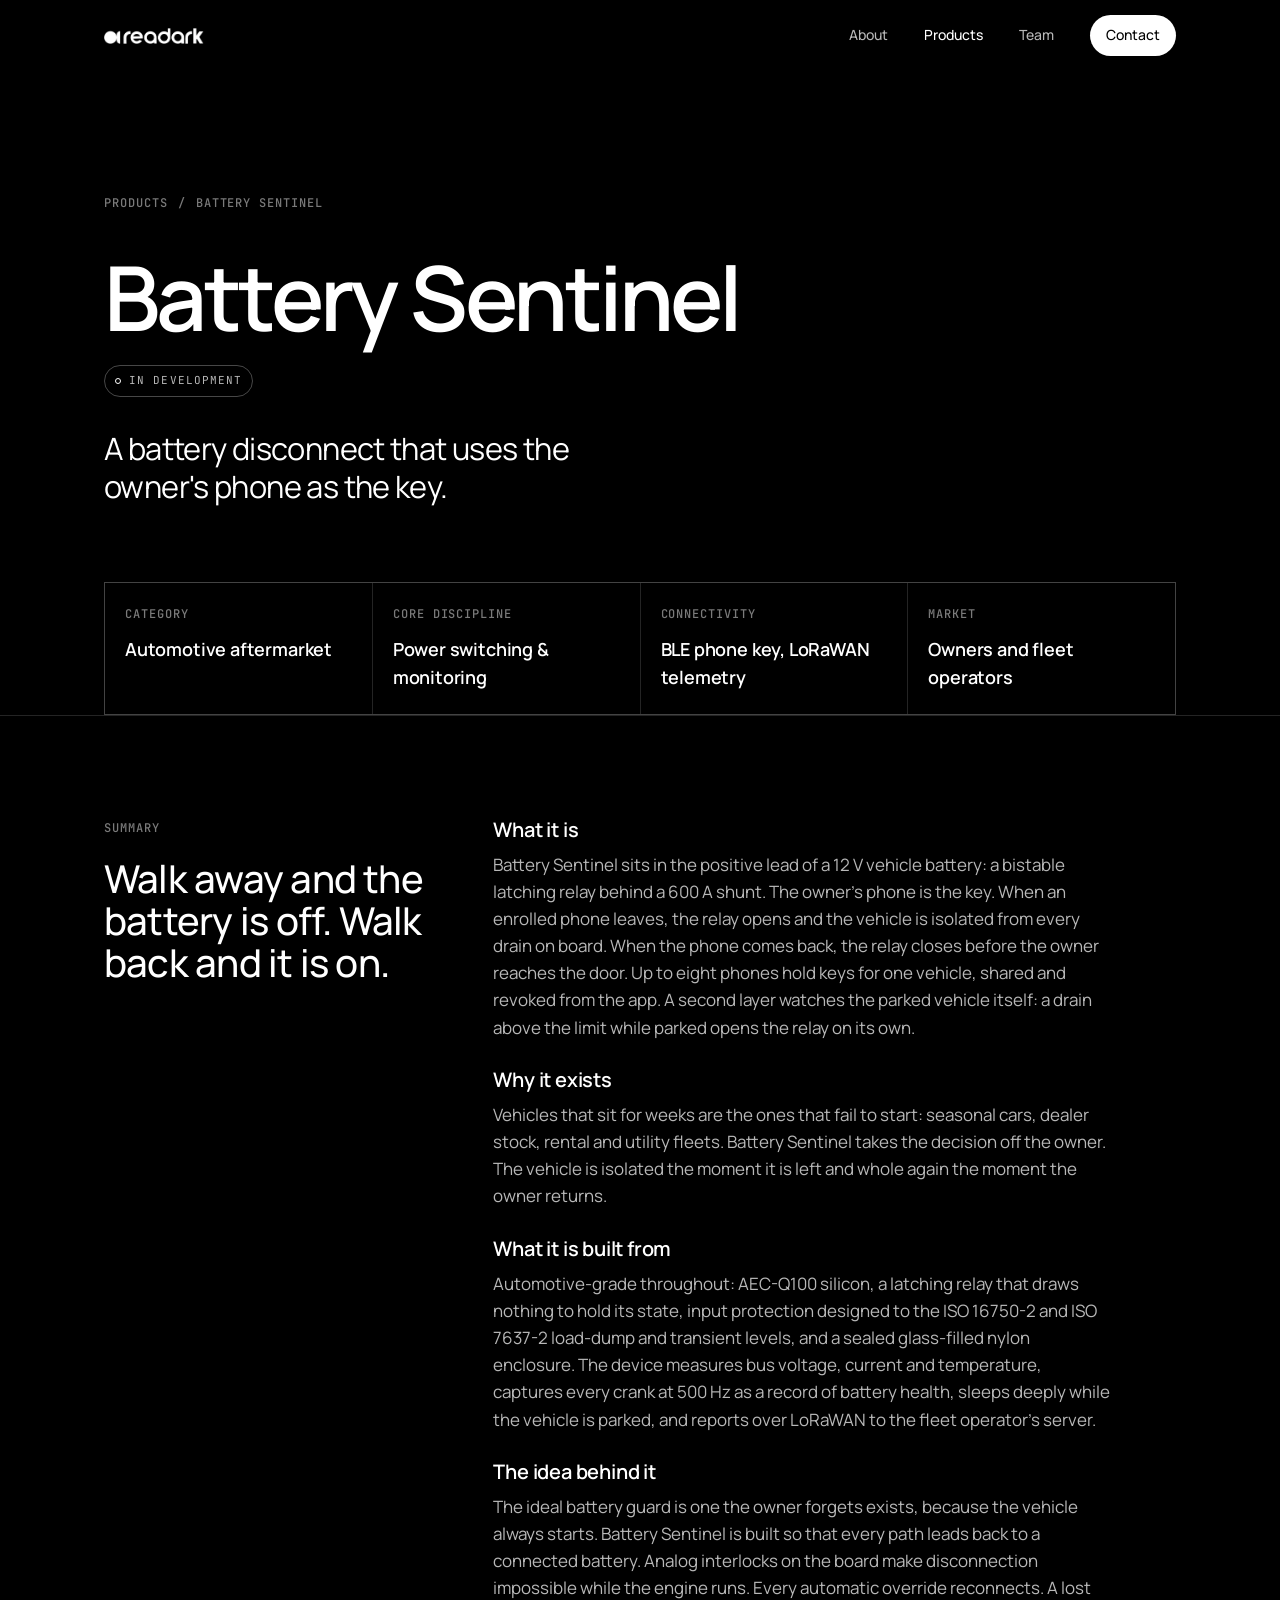
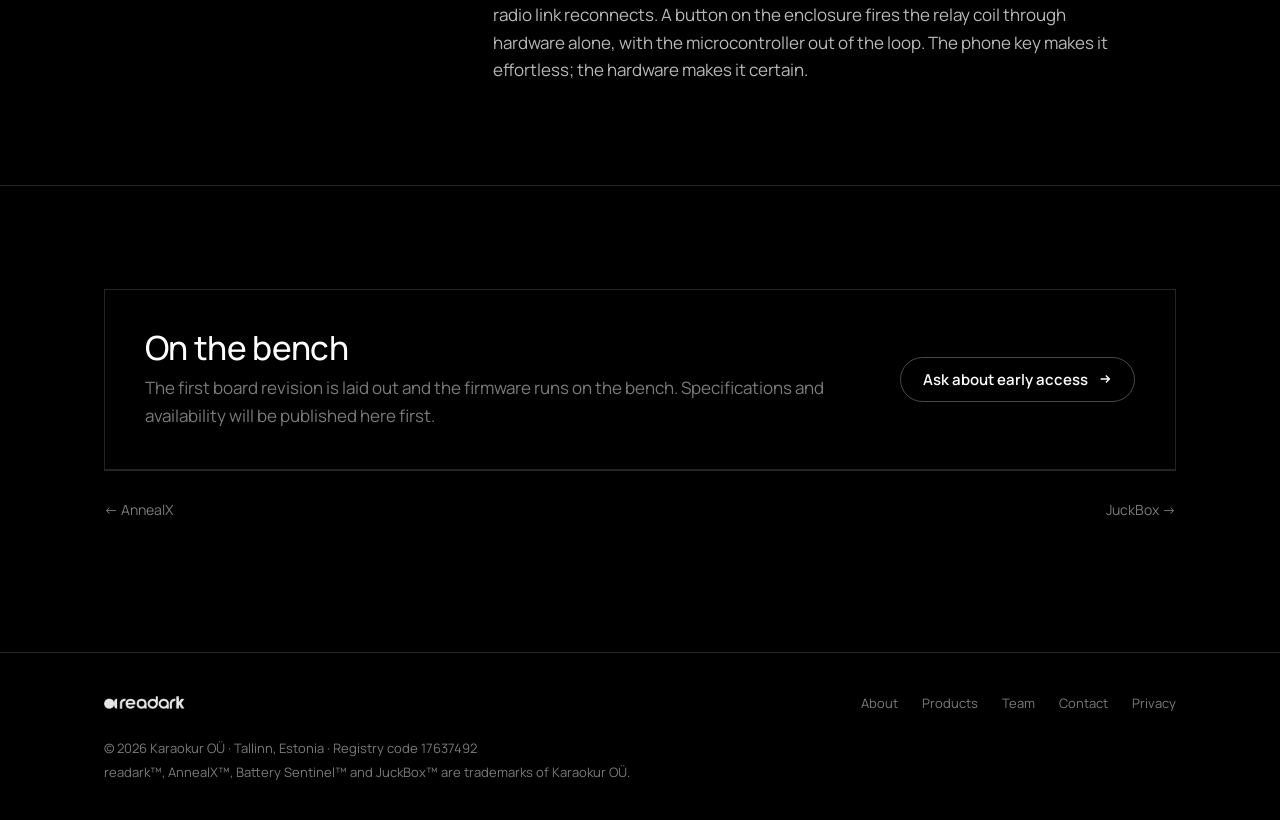
<file: products/battery-sentinel.html>
<!DOCTYPE html>
<html lang="en">
<head>
  <meta charset="utf-8">
  <meta name="viewport" content="width=device-width, initial-scale=1">
  <title>Battery Sentinel · readark</title>
  <meta name="description" content="Battery Sentinel is a smart battery disconnect for the automotive aftermarket by readark. Mechanical isolation that works whether or not the radios are up, for vehicles that sit for weeks and have to start the first time.">
  <link rel="canonical" href="https://readark.eu/products/battery-sentinel.html">
  <link rel="icon" type="image/png" sizes="32x32" href="../assets/img/favicon-32.png">
  <link rel="icon" type="image/png" sizes="16x16" href="../assets/img/favicon-16.png">
  <link rel="icon" type="image/png" sizes="192x192" href="../assets/img/icon-192.png">
  <link rel="apple-touch-icon" sizes="180x180" href="../assets/img/apple-touch-icon.png">
  <meta name="theme-color" content="#000000">
  <meta property="og:type" content="website">
  <meta property="og:site_name" content="readark">
  <meta property="og:title" content="Battery Sentinel · readark">
  <meta property="og:description" content="A smart battery disconnect for the automotive aftermarket. Built for vehicles that sit for weeks and have to start the first time.">
  <meta property="og:url" content="https://readark.eu/products/battery-sentinel.html">
  <meta property="og:image" content="https://readark.eu/assets/img/og.png">
  <meta name="twitter:card" content="summary_large_image">
  <link rel="stylesheet" href="../assets/style.css">
</head>
<body>

<header class="nav" id="nav">
  <div class="wrap">
    <a class="brand" href="../index.html" aria-label="readark — home">
      <img src="../assets/img/readark-white.png" alt="readark" width="1902" height="304">
    </a>
    <nav class="nav-links" id="nav-links" aria-label="Primary">
      <a href="../index.html#about">About</a>
      <a href="../index.html#products" aria-current="page">Products</a>
      <a href="../index.html#team">Team</a>
      <a class="cta" href="../index.html#contact">Contact</a>
    </nav>
    <button class="nav-toggle" id="nav-toggle" aria-label="Menu" aria-expanded="false" aria-controls="nav-links">
      <span></span><span></span>
    </button>
  </div>
</header>

<main>
  <section class="page-hero">
    <div class="wrap">
      <div class="crumb mono"><a href="../index.html#products">Products</a><span>/</span><span>Battery Sentinel</span></div>
      <h1>Battery Sentinel</h1>
      <span class="status dev"><i></i>In development</span>
      <p class="lede">A battery disconnect that uses the owner's phone as the key.</p>
    </div>
  </section>

  <section class="wrap">
    <div class="facts reveal">
      <div><span class="mono">Category</span><strong>Automotive aftermarket</strong></div>
      <div><span class="mono">Core discipline</span><strong>Power switching &amp; monitoring</strong></div>
      <div><span class="mono">Connectivity</span><strong>BLE phone key, LoRaWAN telemetry</strong></div>
      <div><span class="mono">Market</span><strong>Owners and fleet operators</strong></div>
    </div>
  </section>

  <section class="detail">
    <div class="wrap section-grid">
      <div class="section-head">
        <span class="mono">Summary</span>
        <h2>Walk away and the battery is off. Walk back and it is on.</h2>
      </div>
      <div class="section-body">
        <div class="reveal">
          <h3>What it is</h3>
          <p>Battery Sentinel sits in the positive lead of a 12 V vehicle battery: a bistable latching relay behind a 600 A shunt. The owner's phone is the key. When an enrolled phone leaves, the relay opens and the vehicle is isolated from every drain on board. When the phone comes back, the relay closes before the owner reaches the door. Up to eight phones hold keys for one vehicle, shared and revoked from the app. A second layer watches the parked vehicle itself: a drain above the limit while parked opens the relay on its own.</p>
        </div>
        <div class="reveal">
          <h3>Why it exists</h3>
          <p>Vehicles that sit for weeks are the ones that fail to start: seasonal cars, dealer stock, rental and utility fleets. Battery Sentinel takes the decision off the owner. The vehicle is isolated the moment it is left and whole again the moment the owner returns.</p>
        </div>
        <div class="reveal">
          <h3>What it is built from</h3>
          <p>Automotive-grade throughout: AEC-Q100 silicon, a latching relay that draws nothing to hold its state, input protection designed to the ISO 16750-2 and ISO 7637-2 load-dump and transient levels, and a sealed glass-filled nylon enclosure. The device measures bus voltage, current and temperature, captures every crank at 500 Hz as a record of battery health, sleeps deeply while the vehicle is parked, and reports over LoRaWAN to the fleet operator's server.</p>
        </div>
        <div class="reveal">
          <h3>The idea behind it</h3>
          <p>The ideal battery guard is one the owner forgets exists, because the vehicle always starts. Battery Sentinel is built so that every path leads back to a connected battery. Analog interlocks on the board make disconnection impossible while the engine runs. Every automatic override reconnects. A lost radio link reconnects. A button on the enclosure fires the relay coil through hardware alone, with the microcontroller out of the loop. The phone key makes it effortless; the hardware makes it certain.</p>
        </div>
      </div>
    </div>
  </section>

  <section class="next">
    <div class="wrap">
      <div class="box reveal">
        <div>
          <h2>On the bench</h2>
          <p>The first board revision is laid out and the firmware runs on the bench. Specifications and availability will be published here first.</p>
        </div>
        <!-- LINK PLACEHOLDER: replace with the Battery Sentinel product site when it launches -->
        <a class="btn btn-ghost" href="../index.html#contact">Ask about early access
          <svg viewBox="0 0 16 16" fill="none" stroke="currentColor" stroke-width="1.6"><path d="M3 8h10M9 4l4 4-4 4"/></svg>
        </a>
      </div>
      <div class="pager">
        <a href="annealx.html">← AnnealX</a>
        <a href="juckbox.html">JuckBox →</a>
      </div>
    </div>
  </section>
</main>

<footer class="footer">
  <div class="wrap">
    <div class="row">
      <img src="../assets/img/readark-white.png" alt="readark" width="1902" height="304">
      <nav aria-label="Footer">
        <a href="../index.html#about">About</a>
        <a href="../index.html#products">Products</a>
        <a href="../index.html#team">Team</a>
        <a href="../index.html#contact">Contact</a>
        <a href="../privacy.html">Privacy</a>
      </nav>
    </div>
    <p class="legal">
      © <span id="year">2026</span> Karaokur OÜ · Tallinn, Estonia · Registry code 17637492<br>
      readark™, AnnealX™, Battery Sentinel™ and JuckBox™ are trademarks of Karaokur OÜ.
    </p>
  </div>
</footer>

<script src="../assets/site.js" defer></script>
</body>
</html>
</file>
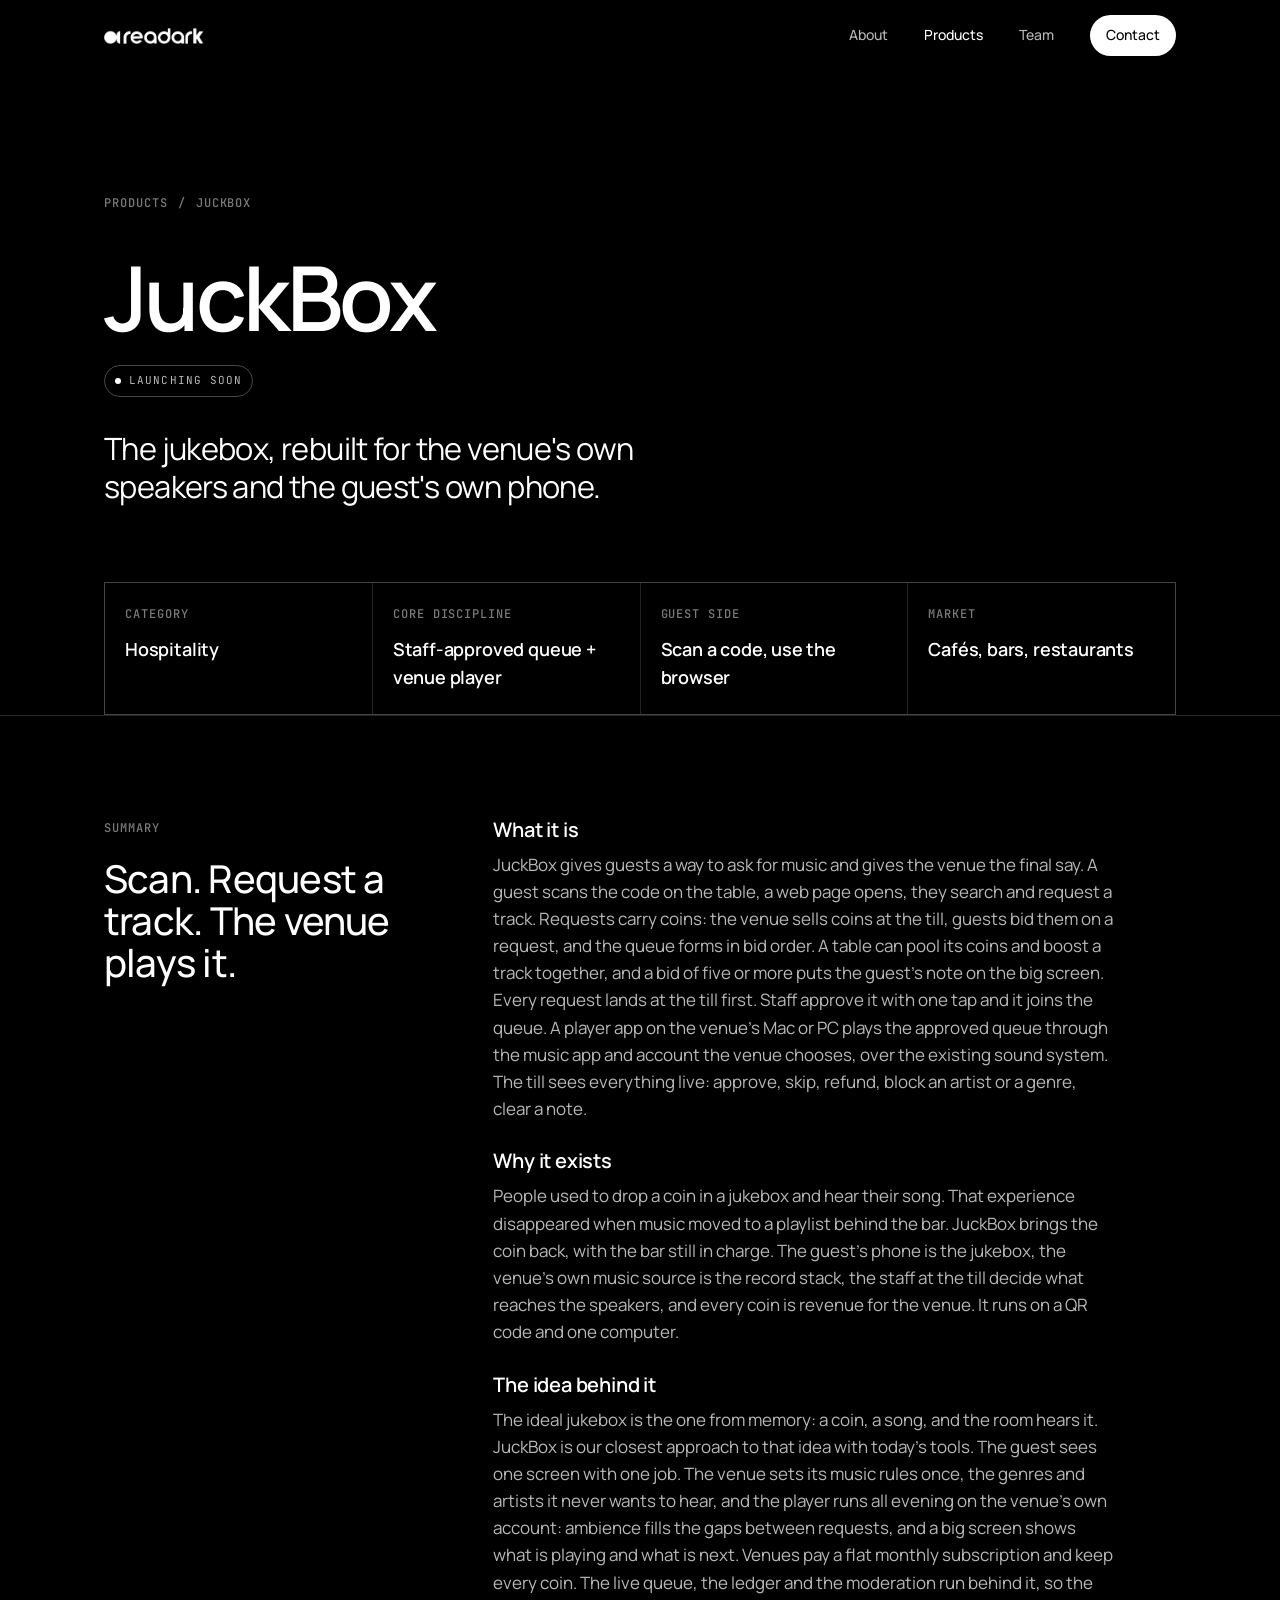
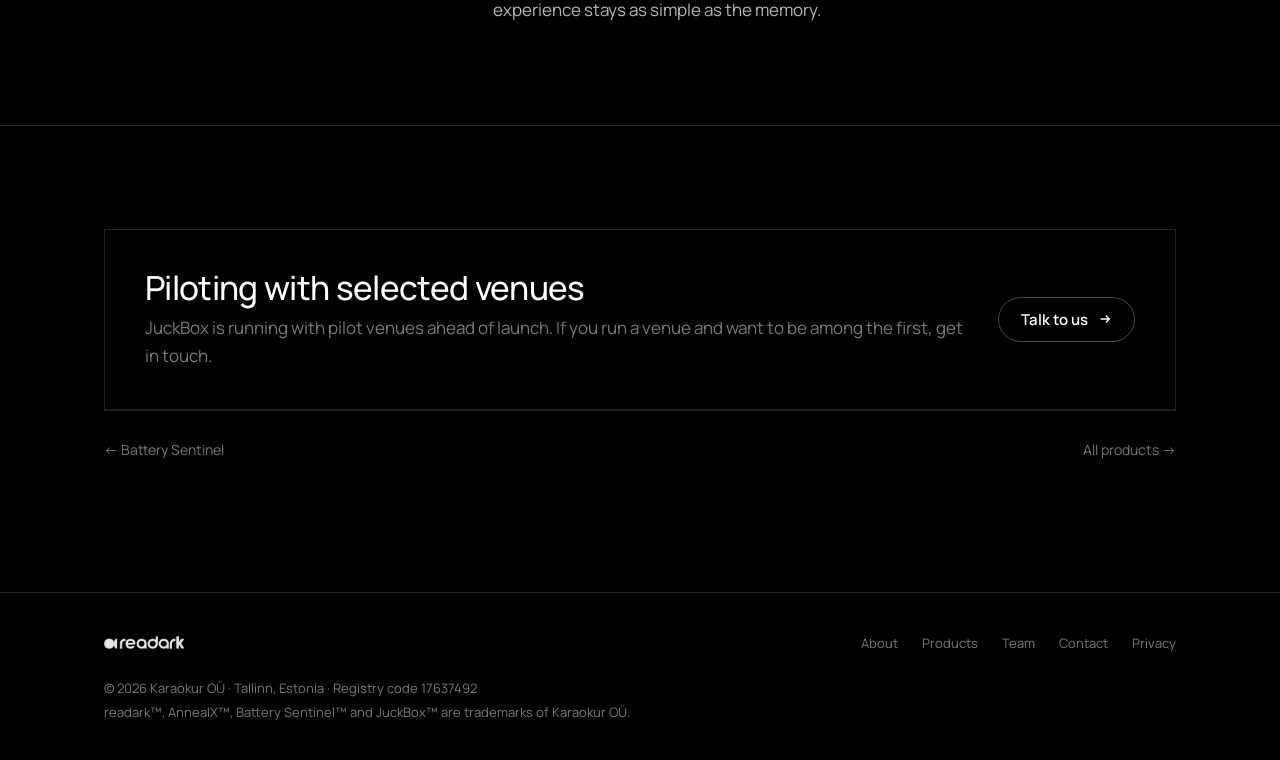
<file: products/juckbox.html>
<!DOCTYPE html>
<html lang="en">
<head>
  <meta charset="utf-8">
  <meta name="viewport" content="width=device-width, initial-scale=1">
  <title>JuckBox · readark</title>
  <meta name="description" content="JuckBox is a music request system for cafés, bars and restaurants by readark. Guests scan a code at the table and request a track from their browser. Staff approve it at the till and the venue player plays it. No app, no account.">
  <link rel="canonical" href="https://readark.eu/products/juckbox.html">
  <link rel="icon" type="image/png" sizes="32x32" href="../assets/img/favicon-32.png">
  <link rel="icon" type="image/png" sizes="16x16" href="../assets/img/favicon-16.png">
  <link rel="icon" type="image/png" sizes="192x192" href="../assets/img/icon-192.png">
  <link rel="apple-touch-icon" sizes="180x180" href="../assets/img/apple-touch-icon.png">
  <meta name="theme-color" content="#000000">
  <meta property="og:type" content="website">
  <meta property="og:site_name" content="readark">
  <meta property="og:title" content="JuckBox · readark">
  <meta property="og:description" content="A music request system for venues. Guests scan and request a track, staff approve it at the till, the venue player plays it. No app, no account.">
  <meta property="og:url" content="https://readark.eu/products/juckbox.html">
  <meta property="og:image" content="https://readark.eu/assets/img/og.png">
  <meta name="twitter:card" content="summary_large_image">
  <link rel="stylesheet" href="../assets/style.css">
</head>
<body>

<header class="nav" id="nav">
  <div class="wrap">
    <a class="brand" href="../index.html" aria-label="readark — home">
      <img src="../assets/img/readark-white.png" alt="readark" width="1902" height="304">
    </a>
    <nav class="nav-links" id="nav-links" aria-label="Primary">
      <a href="../index.html#about">About</a>
      <a href="../index.html#products" aria-current="page">Products</a>
      <a href="../index.html#team">Team</a>
      <a class="cta" href="../index.html#contact">Contact</a>
    </nav>
    <button class="nav-toggle" id="nav-toggle" aria-label="Menu" aria-expanded="false" aria-controls="nav-links">
      <span></span><span></span>
    </button>
  </div>
</header>

<main>
  <section class="page-hero">
    <div class="wrap">
      <div class="crumb mono"><a href="../index.html#products">Products</a><span>/</span><span>JuckBox</span></div>
      <h1>JuckBox</h1>
      <span class="status"><i></i>Launching soon</span>
      <p class="lede">The jukebox, rebuilt for the venue's own speakers and the guest's own phone.</p>
    </div>
  </section>

  <section class="wrap">
    <div class="facts reveal">
      <div><span class="mono">Category</span><strong>Hospitality</strong></div>
      <div><span class="mono">Core discipline</span><strong>Staff-approved queue + venue player</strong></div>
      <div><span class="mono">Guest side</span><strong>Scan a code, use the browser</strong></div>
      <div><span class="mono">Market</span><strong>Cafés, bars, restaurants</strong></div>
    </div>
  </section>

  <section class="detail">
    <div class="wrap section-grid">
      <div class="section-head">
        <span class="mono">Summary</span>
        <h2>Scan. Request a track. The venue plays it.</h2>
      </div>
      <div class="section-body">
        <div class="reveal">
          <h3>What it is</h3>
          <p>JuckBox gives guests a way to ask for music and gives the venue the final say. A guest scans the code on the table, a web page opens, they search and request a track. Requests carry coins: the venue sells coins at the till, guests bid them on a request, and the queue forms in bid order. A table can pool its coins and boost a track together, and a bid of five or more puts the guest's note on the big screen. Every request lands at the till first. Staff approve it with one tap and it joins the queue. A player app on the venue's Mac or PC plays the approved queue through the music app and account the venue chooses, over the existing sound system. The till sees everything live: approve, skip, refund, block an artist or a genre, clear a note.</p>
        </div>
        <div class="reveal">
          <h3>Why it exists</h3>
          <p>People used to drop a coin in a jukebox and hear their song. That experience disappeared when music moved to a playlist behind the bar. JuckBox brings the coin back, with the bar still in charge. The guest's phone is the jukebox, the venue's own music source is the record stack, the staff at the till decide what reaches the speakers, and every coin is revenue for the venue. It runs on a QR code and one computer.</p>
        </div>
        <div class="reveal">
          <h3>The idea behind it</h3>
          <p>The ideal jukebox is the one from memory: a coin, a song, and the room hears it. JuckBox is our closest approach to that idea with today's tools. The guest sees one screen with one job. The venue sets its music rules once, the genres and artists it never wants to hear, and the player runs all evening on the venue's own account: ambience fills the gaps between requests, and a big screen shows what is playing and what is next. Venues pay a flat monthly subscription and keep every coin. The live queue, the ledger and the moderation run behind it, so the experience stays as simple as the memory.</p>
        </div>
      </div>
    </div>
  </section>

  <section class="next">
    <div class="wrap">
      <div class="box reveal">
        <div>
          <h2>Piloting with selected venues</h2>
          <p>JuckBox is running with pilot venues ahead of launch. If you run a venue and want to be among the first, get in touch.</p>
        </div>
        <!-- LINK PLACEHOLDER: replace with the JuckBox product site when it launches -->
        <a class="btn btn-ghost" href="../index.html#contact">Talk to us
          <svg viewBox="0 0 16 16" fill="none" stroke="currentColor" stroke-width="1.6"><path d="M3 8h10M9 4l4 4-4 4"/></svg>
        </a>
      </div>
      <div class="pager">
        <a href="battery-sentinel.html">← Battery Sentinel</a>
        <a href="../index.html#products">All products →</a>
      </div>
    </div>
  </section>
</main>

<footer class="footer">
  <div class="wrap">
    <div class="row">
      <img src="../assets/img/readark-white.png" alt="readark" width="1902" height="304">
      <nav aria-label="Footer">
        <a href="../index.html#about">About</a>
        <a href="../index.html#products">Products</a>
        <a href="../index.html#team">Team</a>
        <a href="../index.html#contact">Contact</a>
        <a href="../privacy.html">Privacy</a>
      </nav>
    </div>
    <p class="legal">
      © <span id="year">2026</span> Karaokur OÜ · Tallinn, Estonia · Registry code 17637492<br>
      readark™, AnnealX™, Battery Sentinel™ and JuckBox™ are trademarks of Karaokur OÜ.
    </p>
  </div>
</footer>

<script src="../assets/site.js" defer></script>
</body>
</html>
</file>
<file: assets/style.css>
/* ============================================================
   readark — corporate site
   Palette: black + white only. Greys are white at reduced alpha.
   ============================================================ */

@import url("https://fonts.googleapis.com/css2?family=Manrope:wght@300;400;500;600;700;800&family=JetBrains+Mono:wght@400;500&display=swap");

:root {
  --black: #000000;
  --white: #ffffff;

  --fg:      var(--white);
  --fg-2:    rgba(255, 255, 255, 0.72);
  --fg-3:    rgba(255, 255, 255, 0.48);
  --fg-4:    rgba(255, 255, 255, 0.28);

  --line:    rgba(255, 255, 255, 0.14);
  --line-2:  rgba(255, 255, 255, 0.28);
  --fill:    rgba(255, 255, 255, 0.04);
  --fill-2:  rgba(255, 255, 255, 0.08);

  --sans: "Manrope", system-ui, -apple-system, "Segoe UI", Helvetica, Arial, sans-serif;
  --mono: "JetBrains Mono", ui-monospace, "SF Mono", Menlo, monospace;

  --maxw: 1200px;
  --gutter: clamp(20px, 5vw, 64px);
  --nav-h: 72px;
  --ease: cubic-bezier(0.2, 0.7, 0.2, 1);
}

*, *::before, *::after { box-sizing: border-box; }
html { scroll-behavior: smooth; -webkit-text-size-adjust: 100%; }
html, body { margin: 0; padding: 0; }
body {
  background: var(--black);
  color: var(--fg);
  font-family: var(--sans);
  font-size: 17px;
  line-height: 1.6;
  font-weight: 400;
  -webkit-font-smoothing: antialiased;
  text-rendering: optimizeLegibility;
  overflow-x: hidden;
}
::selection { background: var(--white); color: var(--black); }

img { display: block; max-width: 100%; }
a { color: inherit; text-decoration: none; }
p { margin: 0; }
h1, h2, h3, h4 { margin: 0; font-weight: 500; letter-spacing: -0.02em; line-height: 1.1; }
ul { margin: 0; padding: 0; list-style: none; }
button { font: inherit; color: inherit; background: none; border: 0; cursor: pointer; }

:focus-visible { outline: 1px solid var(--white); outline-offset: 4px; }

.wrap { width: 100%; max-width: var(--maxw); margin: 0 auto; padding: 0 var(--gutter); }

.mono {
  font-family: var(--mono);
  font-size: 12px;
  letter-spacing: 0.08em;
  text-transform: uppercase;
  font-weight: 500;
}

/* ---------- Placeholders (to be replaced before launch) ---------- */
.ph {
  border-bottom: 1px dashed var(--line-2);
  color: var(--fg-2);
}

/* ---------- Nav ---------- */
.nav {
  position: fixed; inset: 0 0 auto 0; z-index: 50;
  height: var(--nav-h);
  background: rgba(0, 0, 0, 0.82);
  backdrop-filter: blur(14px);
  -webkit-backdrop-filter: blur(14px);
  border-bottom: 1px solid transparent;
  transition: border-color 0.3s var(--ease);
}
.nav.is-scrolled { border-bottom-color: var(--line); }
.nav .wrap { height: 100%; display: flex; align-items: center; justify-content: space-between; gap: 24px; }
.brand { display: inline-flex; align-items: center; height: 100%; }
.brand img { height: 16px; width: auto; }

.nav-links { display: flex; align-items: center; gap: 36px; }
.nav-links a {
  font-size: 14px; font-weight: 500; color: var(--fg-2);
  transition: color 0.2s var(--ease);
}
.nav-links a:hover, .nav-links a[aria-current="page"] { color: var(--fg); }
.nav-links a.cta {
  color: var(--black); background: var(--white);
  padding: 9px 16px; border-radius: 999px;
}
.nav-links a.cta:hover { background: rgba(255,255,255,0.86); }

.nav-toggle {
  display: none; width: 40px; height: 40px; margin-right: -8px;
  flex-direction: column; align-items: center; justify-content: center; gap: 6px;
}
.nav-toggle span { display: block; width: 20px; height: 1px; background: var(--white); transition: transform 0.3s var(--ease), opacity 0.3s; }
.nav.is-open .nav-toggle span:nth-child(1) { transform: translateY(3.5px) rotate(45deg); }
.nav.is-open .nav-toggle span:nth-child(2) { transform: translateY(-3.5px) rotate(-45deg); }

@media (max-width: 760px) {
  .nav-toggle { display: flex; }
  .nav-links {
    position: fixed; top: var(--nav-h); left: 0; right: 0;
    flex-direction: column; align-items: flex-start; gap: 0;
    background: var(--black); border-bottom: 1px solid var(--line);
    padding: 8px var(--gutter) 24px;
    transform: translateY(-8px); opacity: 0; pointer-events: none;
    transition: opacity 0.25s var(--ease), transform 0.25s var(--ease);
  }
  .nav.is-open .nav-links { opacity: 1; transform: none; pointer-events: auto; }
  .nav-links a { font-size: 22px; padding: 14px 0; width: 100%; border-bottom: 1px solid var(--line); }
  .nav-links a.cta { margin-top: 16px; border-radius: 0; padding: 16px 0; text-align: center; border: 0; }
}

/* ---------- Hero ---------- */
.hero {
  min-height: 100svh;
  display: flex; flex-direction: column; justify-content: flex-end;
  padding-top: calc(var(--nav-h) + 48px);
  padding-bottom: 56px;
  position: relative;
}
.hero-mark {
  position: absolute; top: calc(var(--nav-h) + 48px); right: var(--gutter);
  height: clamp(92px, 13.4vw, 191px); opacity: 0.92;
  pointer-events: none;
}
.hero-mark img { height: 100%; width: auto; }
.hero h1 {
  font-size: clamp(40px, 7.2vw, 104px);
  font-weight: 500;
  letter-spacing: -0.035em;
  line-height: 0.98;
  max-width: 14ch;
}
.hero h1 .thin { font-weight: 300; color: var(--fg-2); }
.hero-sub {
  margin-top: 36px;
  display: grid; grid-template-columns: minmax(0, 1.3fr) minmax(0, 1fr);
  gap: 40px; align-items: end;
}
.hero-sub p { font-size: clamp(17px, 1.5vw, 21px); color: var(--fg-2); max-width: 52ch; line-height: 1.5; }
.hero-actions { display: flex; gap: 12px; flex-wrap: wrap; justify-content: flex-end; }
.hero-facts {
  margin-top: 64px; padding-top: 20px; border-top: 1px solid var(--line);
  display: flex; flex-wrap: wrap; gap: 12px 40px; color: var(--fg-3);
}
.hero-facts span { display: inline-flex; align-items: center; gap: 10px; }
.hero-facts i { width: 4px; height: 4px; border-radius: 50%; background: var(--white); opacity: 0.6; }

@media (max-width: 900px) {
  .hero-sub { grid-template-columns: 1fr; gap: 28px; }
  .hero-actions { justify-content: flex-start; }
}
@media (max-width: 760px) {
  .hero { min-height: 92svh; }
  .hero-mark { display: none; }
}

/* ---------- Buttons ---------- */
.btn {
  display: inline-flex; align-items: center; gap: 10px;
  padding: 14px 22px; border-radius: 999px;
  font-size: 15px; font-weight: 600; line-height: 1;
  border: 1px solid var(--white);
  transition: background 0.2s var(--ease), color 0.2s var(--ease), transform 0.2s var(--ease);
  white-space: nowrap;
}
.btn svg { width: 14px; height: 14px; transition: transform 0.2s var(--ease); }
.btn:hover svg { transform: translateX(3px); }
.btn-solid { background: var(--white); color: var(--black); }
.btn-solid:hover { background: rgba(255,255,255,0.86); border-color: rgba(255,255,255,0.86); }
.btn-ghost { background: transparent; color: var(--white); border-color: var(--line-2); }
.btn-ghost:hover { border-color: var(--white); }

/* ---------- Sections ---------- */
.section { padding: clamp(80px, 11vw, 160px) 0; border-top: 1px solid var(--line); }
.section-grid {
  display: grid; grid-template-columns: minmax(0, 1fr) minmax(0, 2fr);
  gap: 48px;
}
.section-head { position: sticky; top: calc(var(--nav-h) + 32px); align-self: start; }
.section-head .mono { color: var(--fg-3); display: block; margin-bottom: 20px; }
.section-head h2 { font-size: clamp(28px, 3vw, 40px); font-weight: 500; max-width: 16ch; }
.section-body > * + * { margin-top: 28px; }
.lede { font-size: clamp(22px, 2.4vw, 34px); font-weight: 400; letter-spacing: -0.02em; line-height: 1.25; }
.lede strong { font-weight: 600; }
.body { color: var(--fg-2); max-width: 62ch; font-size: 17px; }
.body + .body { margin-top: 18px; }

@media (max-width: 900px) {
  .section-grid { grid-template-columns: 1fr; gap: 28px; }
  .section-head { position: static; }
}

/* ---------- Domains list ---------- */
.domains { border-top: 1px solid var(--line); }
.domains li {
  display: grid; grid-template-columns: 40px minmax(0, 1fr) minmax(0, 1.6fr);
  gap: 24px; padding: 22px 0; border-bottom: 1px solid var(--line);
  align-items: baseline;
}
.domains .mono { color: var(--fg-3); }
.domains h4 { font-size: 18px; font-weight: 600; letter-spacing: -0.01em; }
.domains p { color: var(--fg-2); font-size: 15px; }
@media (max-width: 640px) {
  .domains li { grid-template-columns: 32px 1fr; }
  .domains p { grid-column: 2; }
}

/* ---------- Principles ---------- */
.principles { display: grid; grid-template-columns: 1fr 1fr; gap: 1px; background: var(--line); border: 1px solid var(--line); }
.principles li { background: var(--black); padding: 32px 28px; }
.principles .mono { color: var(--fg-3); display: block; margin-bottom: 40px; }
.principles h4 { font-size: 22px; font-weight: 600; letter-spacing: -0.02em; margin-bottom: 12px; }
.principles p { color: var(--fg-2); font-size: 15px; }
@media (max-width: 640px) { .principles { grid-template-columns: 1fr; } }

/* ---------- Products ---------- */
.products { border-top: 1px solid var(--line); }
.product {
  display: grid;
  grid-template-columns: minmax(0, 1.1fr) minmax(0, 2fr) auto;
  gap: 32px; align-items: start;
  padding: 36px 0; border-bottom: 1px solid var(--line);
  position: relative;
  transition: padding-left 0.3s var(--ease);
}
.product::before {
  content: ""; position: absolute; left: 0; top: 0; bottom: -1px; width: 0;
  background: var(--white); transition: width 0.3s var(--ease);
}
.product:hover { padding-left: 20px; }
.product:hover::before { width: 2px; }
.product h3 { font-size: clamp(26px, 2.6vw, 36px); font-weight: 600; letter-spacing: -0.03em; }
.product .status { margin-top: 12px; }
.product p { color: var(--fg-2); max-width: 56ch; }
.product .tags { margin-top: 16px; display: flex; flex-wrap: wrap; gap: 8px 18px; color: var(--fg-3); }
.product .arrow {
  width: 44px; height: 44px; border: 1px solid var(--line-2); border-radius: 50%;
  display: inline-flex; align-items: center; justify-content: center;
  transition: background 0.2s var(--ease), border-color 0.2s var(--ease);
}
.product .arrow svg { width: 16px; height: 16px; transition: transform 0.2s var(--ease); }
.product:hover .arrow { background: var(--white); border-color: var(--white); color: var(--black); }
.product:hover .arrow svg { transform: translate(2px, -2px); }
@media (max-width: 760px) {
  .product { grid-template-columns: 1fr; gap: 16px; }
  .product .arrow { display: none; }
}

.status {
  display: inline-flex; align-items: center; gap: 8px;
  font-family: var(--mono); font-size: 11px; letter-spacing: 0.1em; text-transform: uppercase;
  padding: 6px 10px; border: 1px solid var(--line-2); border-radius: 999px; color: var(--fg-2);
}
.status i { width: 6px; height: 6px; border-radius: 50%; background: var(--white); }
.status.dev i { background: transparent; border: 1px solid var(--white); }

/* ---------- Team ---------- */
.team { display: grid; grid-template-columns: 1fr 1fr; gap: 32px; }
.person figure { margin: 0; }
.portrait {
  aspect-ratio: 4 / 5; width: 100%;
  background: var(--fill);
  border: 1px solid var(--line);
  position: relative; overflow: hidden;
}
.portrait img { width: 100%; height: 100%; object-fit: cover; filter: grayscale(1) contrast(1.05); }
.portrait .placeholder {
  position: absolute; inset: 0;
  display: flex; flex-direction: column; align-items: center; justify-content: center; gap: 12px;
  color: var(--fg-3);
  background-image: repeating-linear-gradient(135deg, transparent 0 14px, rgba(255,255,255,0.035) 14px 15px);
}
.portrait .placeholder .initials {
  font-size: clamp(56px, 7vw, 96px); font-weight: 300; letter-spacing: -0.04em; line-height: 1; color: var(--fg-2);
}
.person figcaption { margin-top: 20px; }
.person h3 { font-size: 22px; font-weight: 600; letter-spacing: -0.02em; }
.person .role { color: var(--fg-3); margin-top: 6px; display: block; }
.person .bio { color: var(--fg-2); font-size: 15px; margin-top: 16px; }
.person .links { margin-top: 14px; display: flex; gap: 18px; }
.person .links a { color: var(--fg-3); font-size: 13px; font-weight: 600; border-bottom: 1px solid transparent; transition: color 0.2s, border-color 0.2s; }
.person .links a:hover { color: var(--fg); border-bottom-color: var(--fg); }
@media (max-width: 640px) { .team { grid-template-columns: 1fr; gap: 48px; } }

/* ---------- Contact ---------- */
.contact-mail {
  display: inline-block;
  font-size: clamp(28px, 5vw, 64px); font-weight: 500; letter-spacing: -0.03em; line-height: 1;
  border-bottom: 1px solid var(--line-2); padding-bottom: 6px;
  transition: border-color 0.2s var(--ease);
  word-break: break-all;
}
.contact-mail:hover { border-bottom-color: var(--white); }
.contact-grid { display: grid; grid-template-columns: repeat(3, minmax(0, 1fr)); gap: 32px; margin-top: 56px; padding-top: 32px; border-top: 1px solid var(--line); }
.contact-grid .mono { color: var(--fg-3); display: block; margin-bottom: 14px; }
.contact-grid p, .contact-grid address { font-style: normal; color: var(--fg-2); font-size: 15px; line-height: 1.7; }
.contact-grid a { border-bottom: 1px solid transparent; transition: border-color 0.2s; }
.contact-grid a:hover { border-bottom-color: var(--fg); }
@media (max-width: 760px) { .contact-grid { grid-template-columns: 1fr; gap: 28px; } }

/* ---------- Footer ---------- */
.footer { border-top: 1px solid var(--line); padding: 40px 0 36px; color: var(--fg-3); font-size: 13px; }
.footer .row { display: flex; justify-content: space-between; align-items: center; gap: 24px; flex-wrap: wrap; }
.footer img { height: 13px; width: auto; opacity: 0.9; }
.footer nav { display: flex; gap: 24px; }
.footer a { transition: color 0.2s; }
.footer a:hover { color: var(--fg); }
.footer .legal { margin-top: 24px; line-height: 1.8; }

/* ---------- Product detail pages ---------- */
.page-hero { padding-top: calc(var(--nav-h) + clamp(56px, 9vw, 120px)); padding-bottom: clamp(48px, 6vw, 88px); }
.crumb { color: var(--fg-3); display: inline-flex; align-items: center; gap: 10px; margin-bottom: 40px; }
.crumb a:hover { color: var(--fg); }
.page-hero h1 { font-size: clamp(44px, 7vw, 96px); font-weight: 600; letter-spacing: -0.04em; line-height: 0.98; }
.page-hero .status { margin-top: 24px; }
.page-hero .lede { margin-top: 32px; max-width: 30ch; }

.facts { display: grid; grid-template-columns: repeat(4, minmax(0, 1fr)); gap: 1px; background: var(--line); border: 1px solid var(--line); }
.facts div { background: var(--black); padding: 22px 20px; }
.facts .mono { color: var(--fg-3); display: block; margin-bottom: 10px; }
.facts strong { font-size: 18px; font-weight: 600; letter-spacing: -0.01em; }
@media (max-width: 760px) { .facts { grid-template-columns: 1fr 1fr; } }

.detail { padding: clamp(56px, 8vw, 120px) 0; border-top: 1px solid var(--line); }
.detail .section-body h3 { font-size: 20px; font-weight: 600; letter-spacing: -0.01em; margin-bottom: 10px; }
.detail .section-body h3 + p { color: var(--fg-2); max-width: 62ch; }

.next {
  border-top: 1px solid var(--line); padding: clamp(56px, 8vw, 120px) 0;
}
.next .box {
  display: grid; grid-template-columns: minmax(0, 1fr) auto; gap: 32px; align-items: center;
  padding: 40px; border: 1px solid var(--line);
}
.next h2 { font-size: clamp(24px, 2.6vw, 36px); font-weight: 500; letter-spacing: -0.02em; }
.next p { color: var(--fg-3); margin-top: 8px; }
@media (max-width: 760px) { .next .box { grid-template-columns: 1fr; padding: 28px; } }

.pager { display: flex; justify-content: space-between; gap: 24px; padding: 28px 0; border-top: 1px solid var(--line); color: var(--fg-3); font-size: 14px; }
.pager a:hover { color: var(--fg); }

/* ---------- Legal / long-form ---------- */
.prose { max-width: 72ch; color: var(--fg-2); }
.prose h2 { font-size: 22px; font-weight: 600; letter-spacing: -0.01em; color: var(--fg); margin: 40px 0 12px; }
.prose p + p { margin-top: 14px; }
.prose ul { padding-left: 18px; list-style: disc; margin-top: 12px; }
.prose li + li { margin-top: 6px; }

/* ---------- Reveal ---------- */
.reveal { opacity: 0; transform: translateY(16px); transition: opacity 0.7s var(--ease), transform 0.7s var(--ease); }
.reveal.is-visible { opacity: 1; transform: none; }
@media (prefers-reduced-motion: reduce) {
  html { scroll-behavior: auto; }
  .reveal { opacity: 1; transform: none; transition: none; }
  * { transition-duration: 0.01ms !important; }
}
</file>
